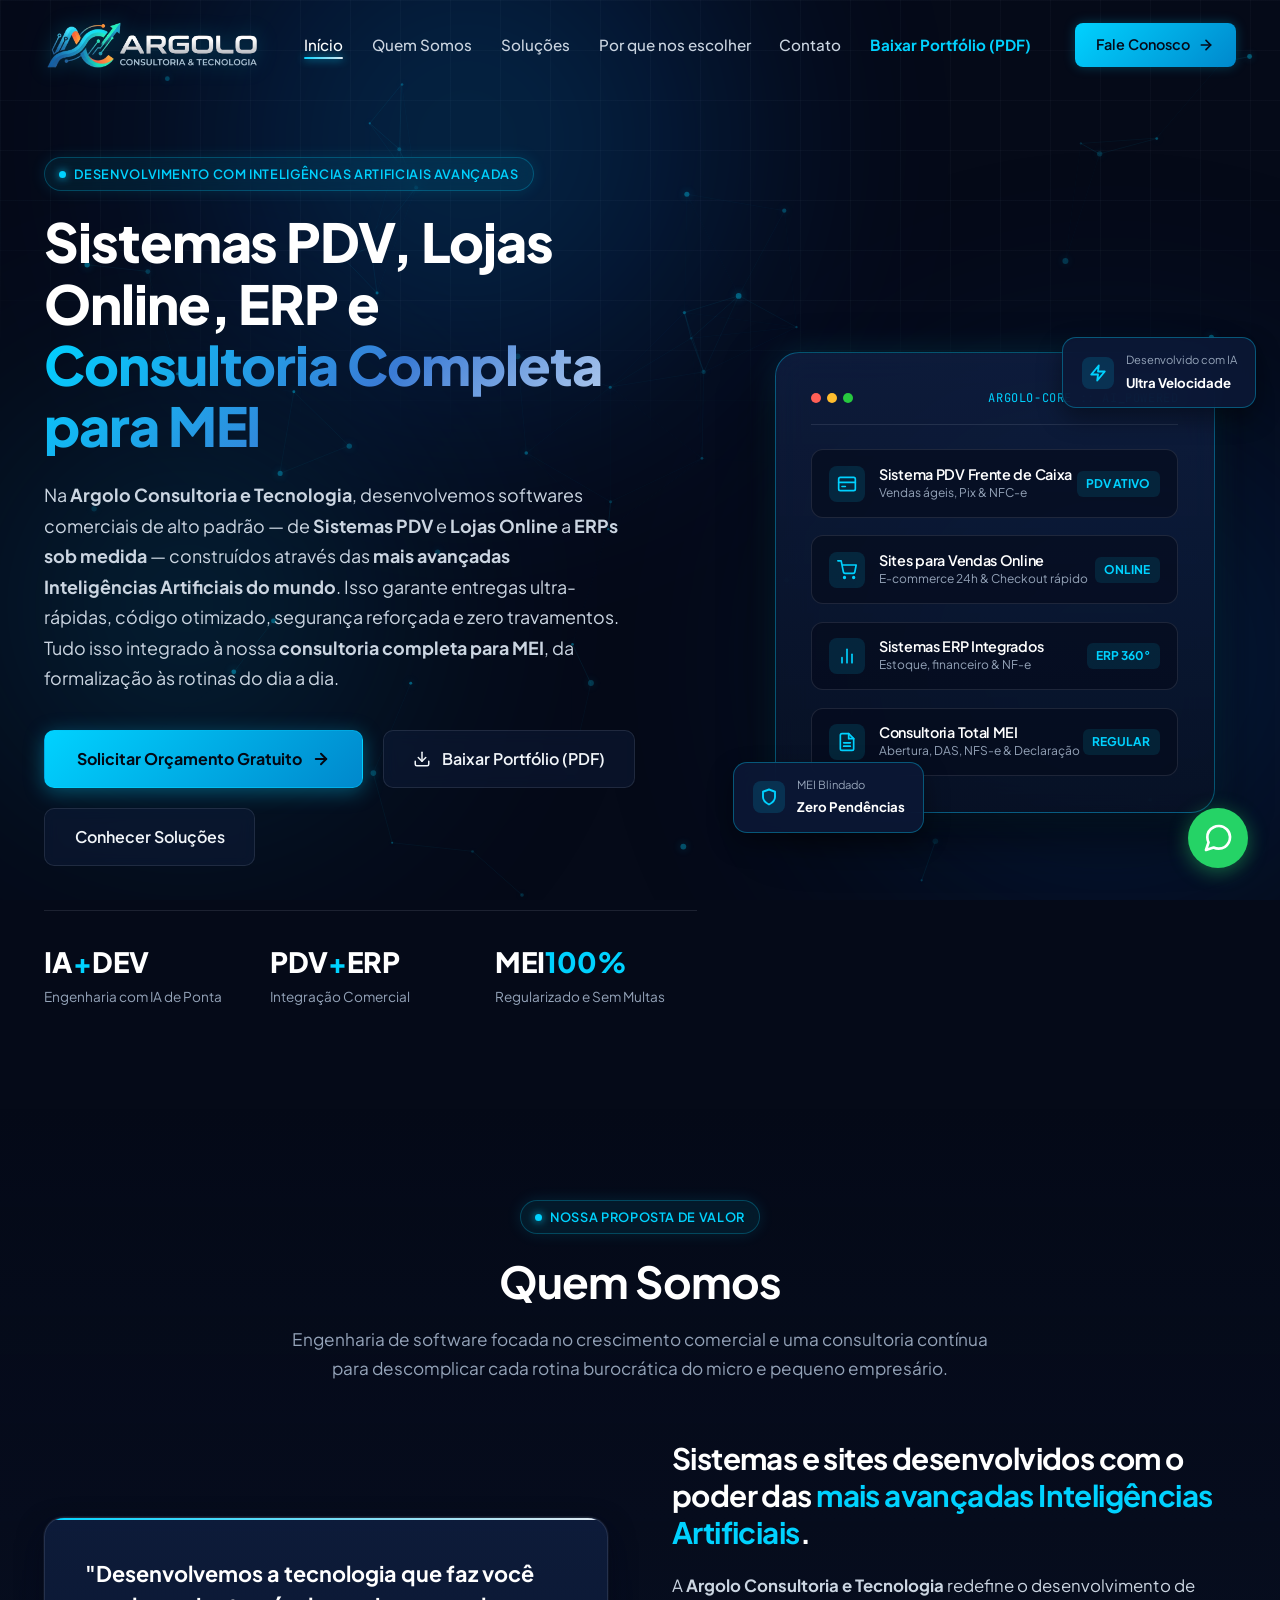
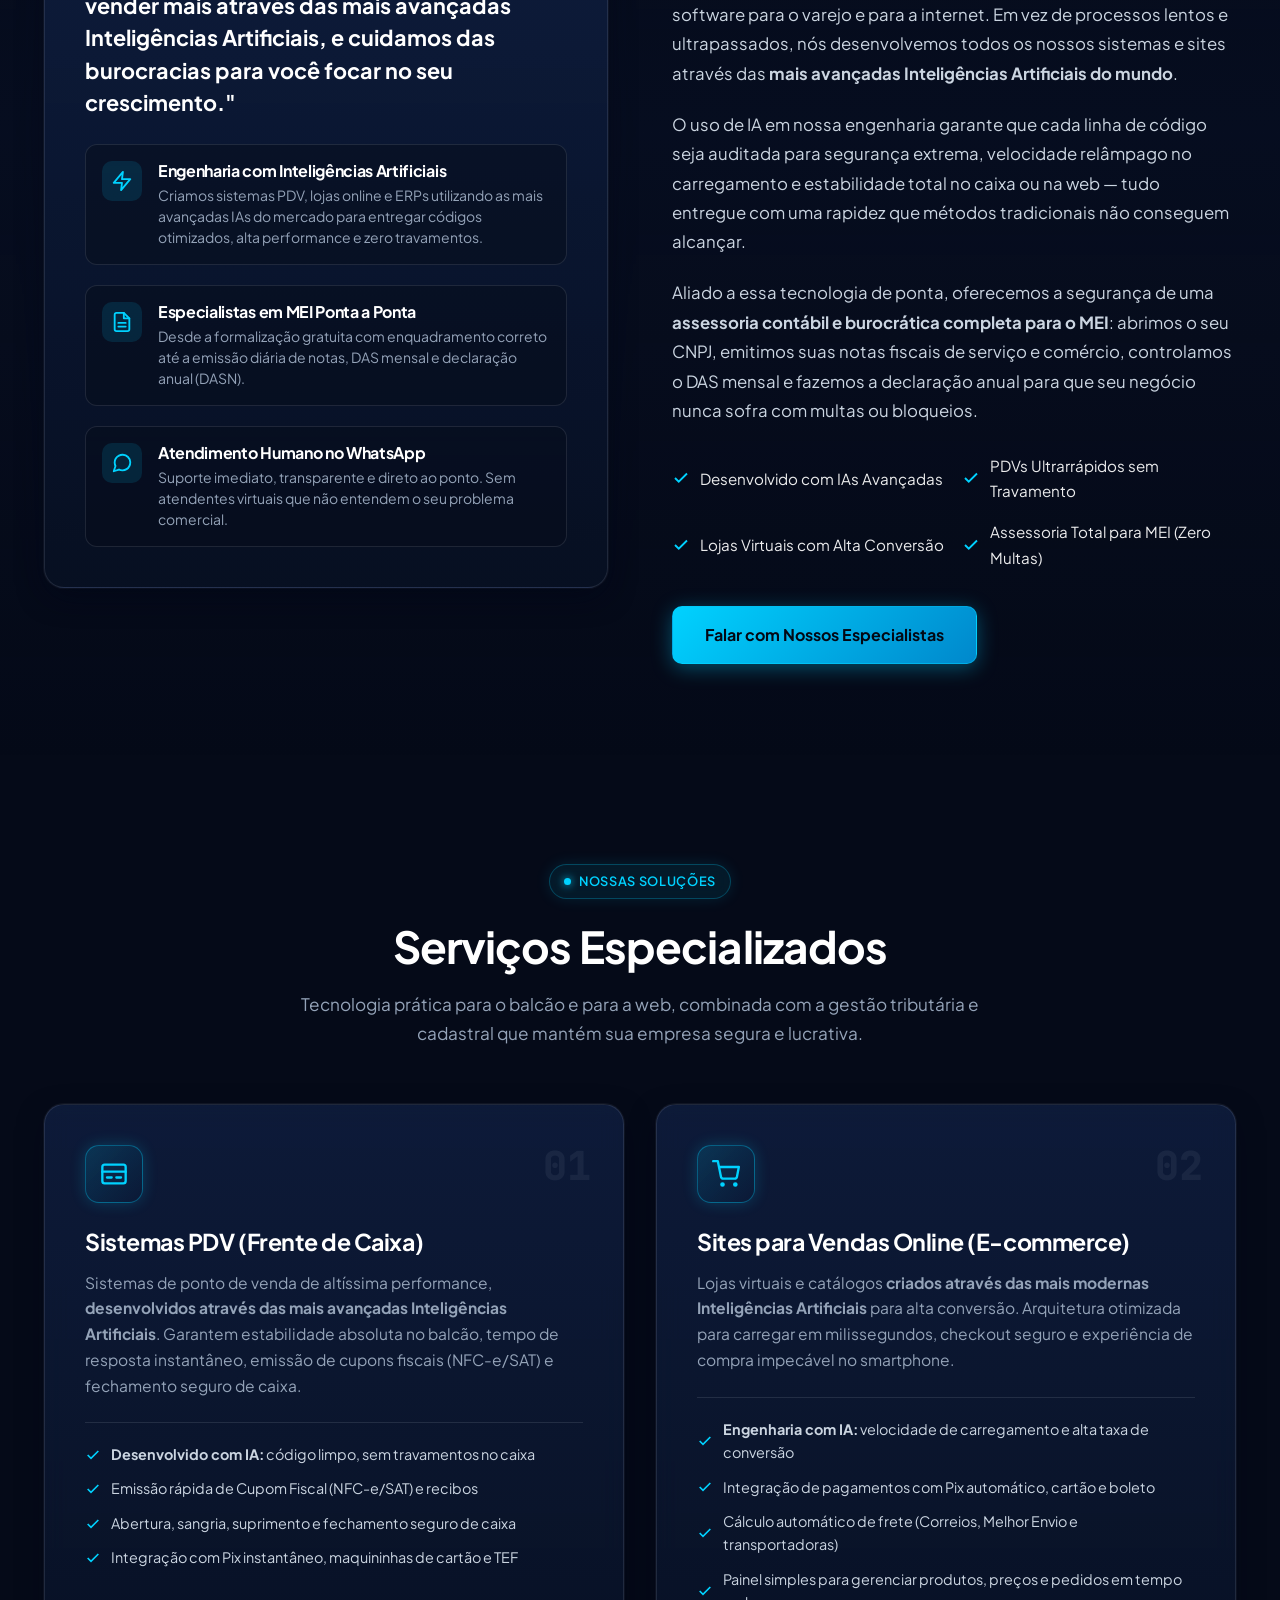
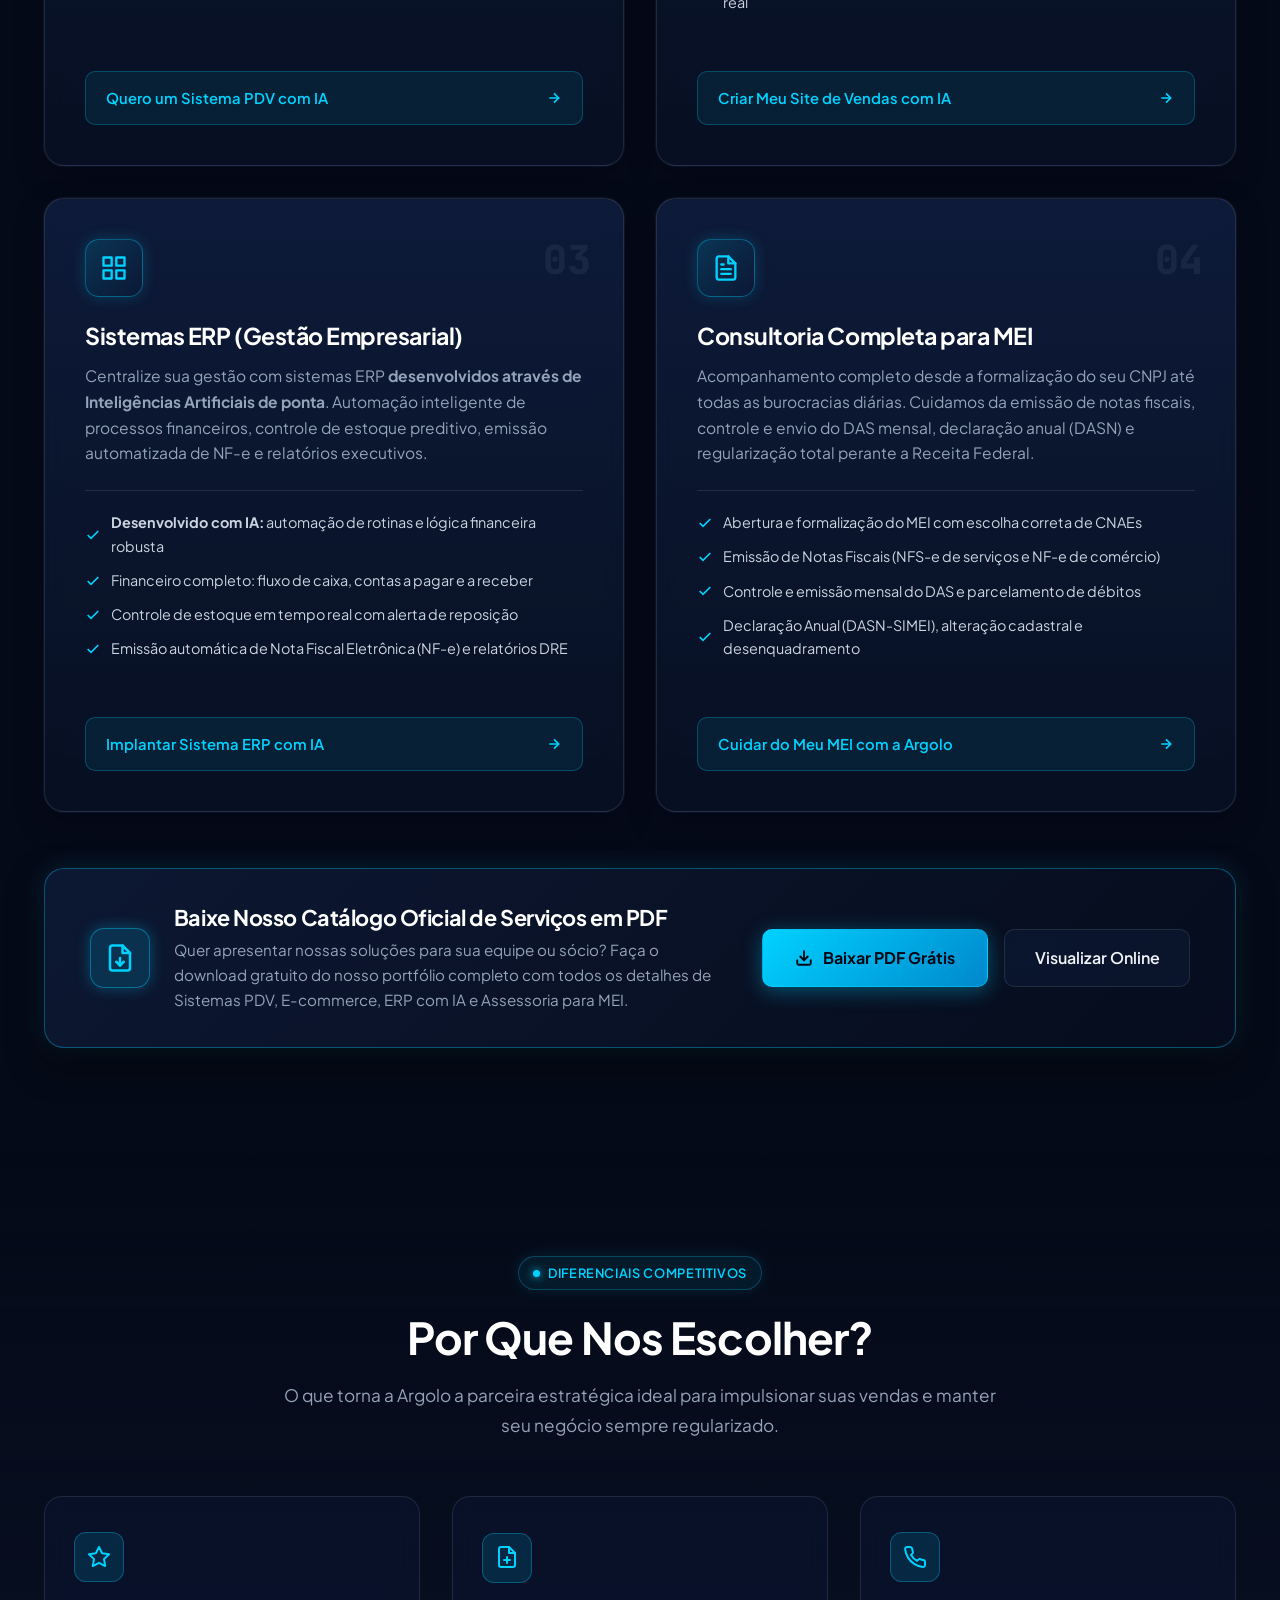
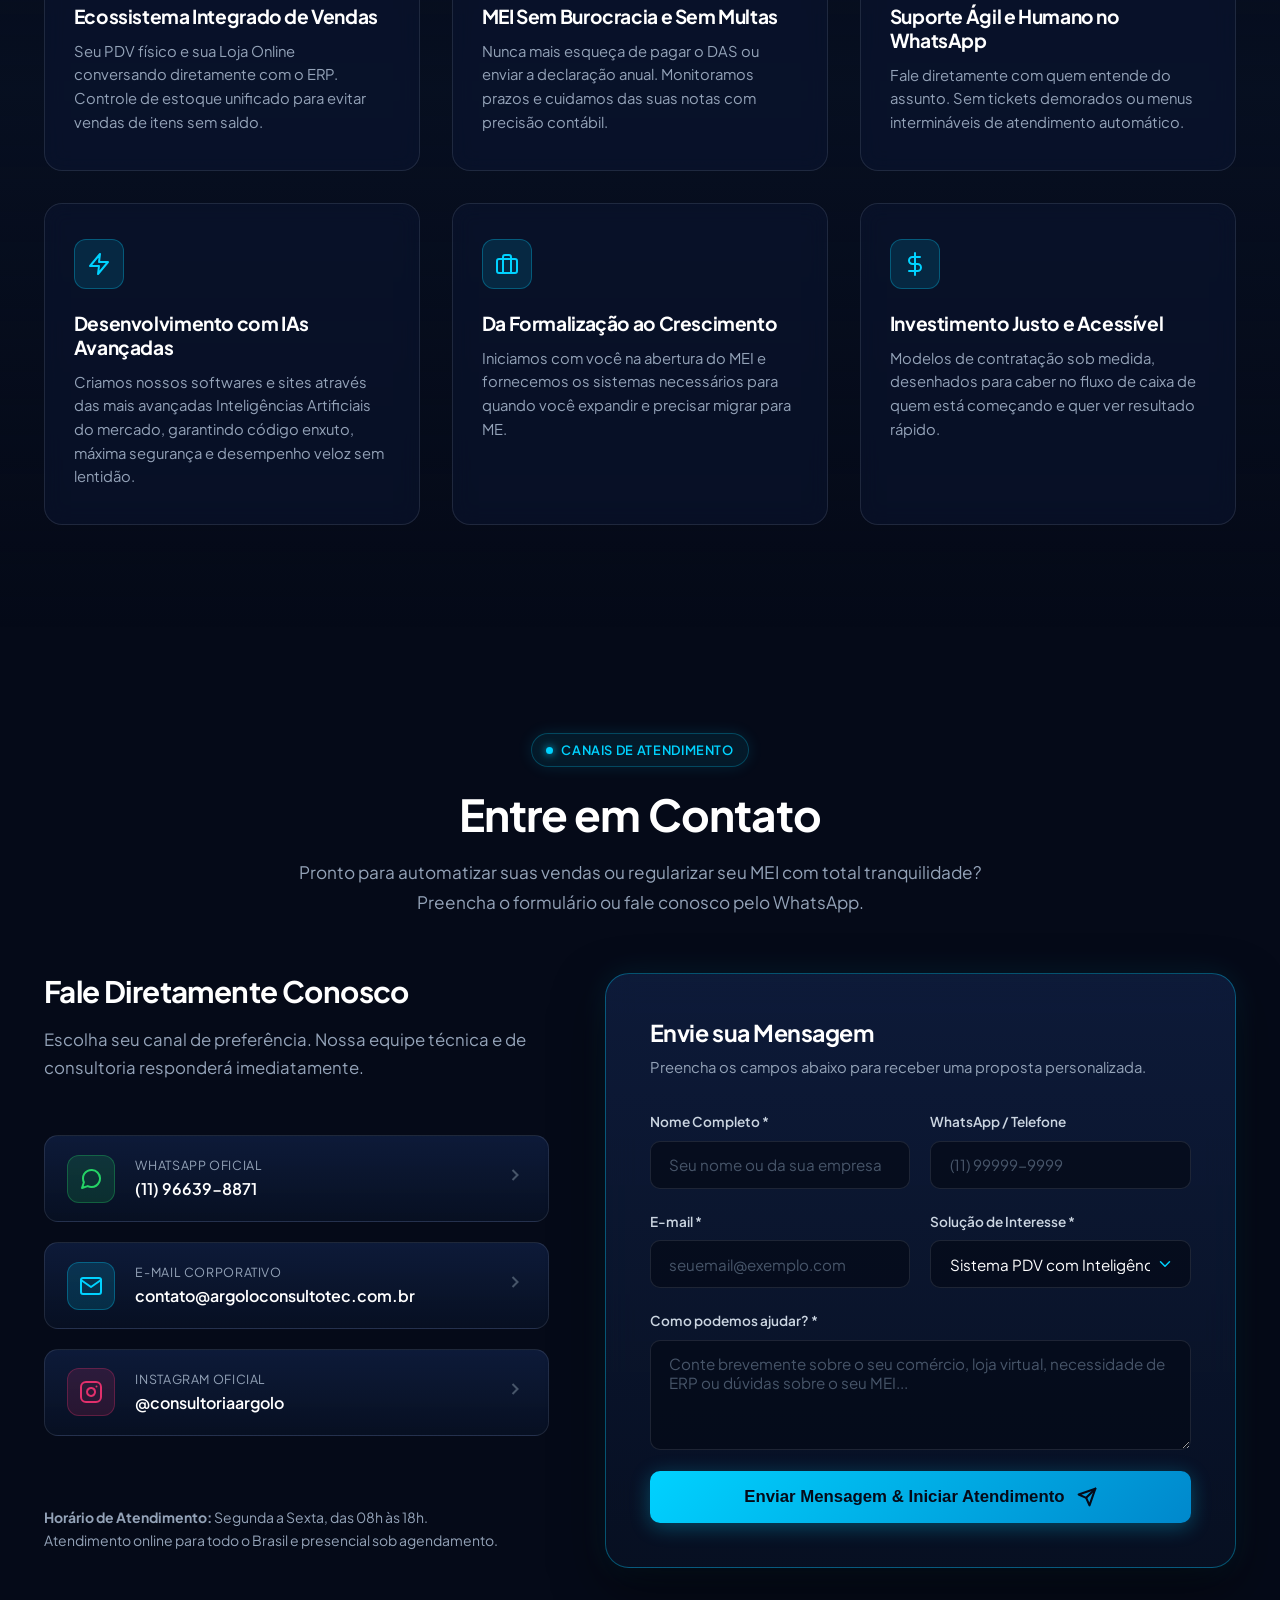
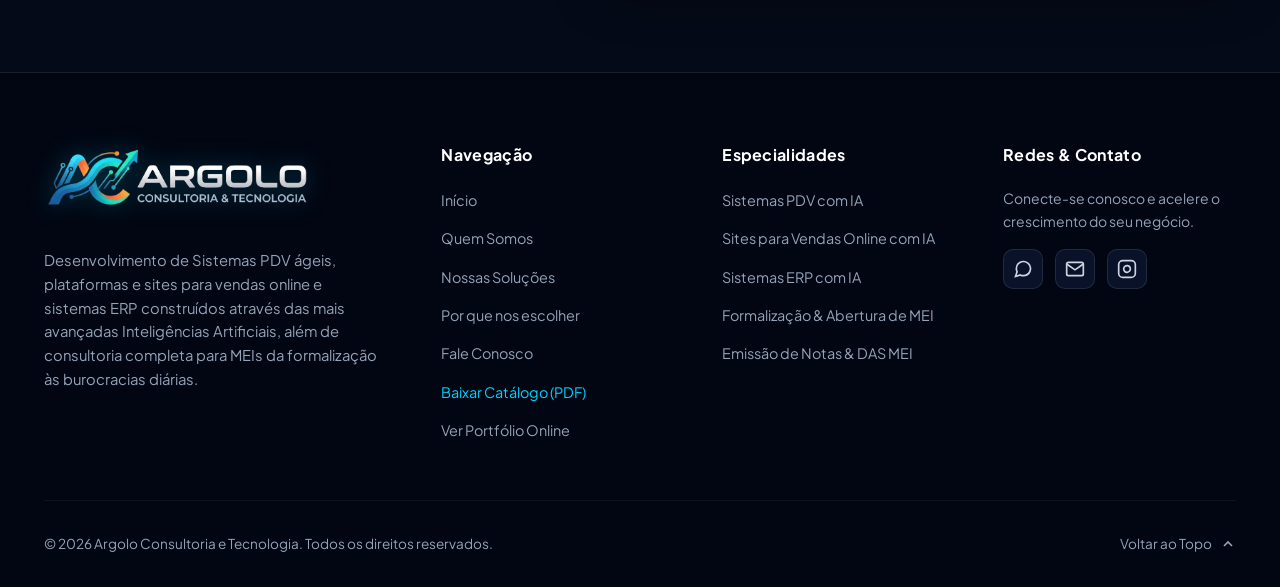
<file: index.html>
<!DOCTYPE html>
<html lang="pt-BR">
<head>
  <meta charset="UTF-8" />
  <meta name="viewport" content="width=device-width, initial-scale=1.0" />
  <meta http-equiv="X-UA-Compatible" content="ie=edge" />

  <!-- Primary Meta Tags -->
  <title>Argolo Consultoria e Tecnologia | Sistemas PDV, Vendas Online, ERP com IA & Assessoria MEI</title>
  <meta name="title" content="Argolo Consultoria e Tecnologia | Sistemas PDV, Vendas Online, ERP com IA & Assessoria MEI" />
  <meta name="description" content="Desenvolvimento de Sistemas PDV, Sites para Vendas Online e ERPs através das mais avançadas Inteligências Artificiais. Mais velocidade, segurança e Consultoria Completa para MEI." />
  <meta name="keywords" content="Desenvolvimento com Inteligência Artificial, Sistemas com IA, Sistema PDV, Frente de Caixa, Sites Vendas Online, Criar Loja Virtual, Sistema ERP, Consultoria MEI, Abrir MEI, Emissão de Notas MEI, Guia DAS MEI, Argolo Tecnologia" />
  <meta name="author" content="Argolo Consultoria e Tecnologia" />
  <meta name="robots" content="index, follow" />

  <!-- Open Graph / Facebook / WhatsApp -->
  <meta property="og:type" content="website" />
  <meta property="og:url" content="https://argoloconsultoria.com.br/" />
  <meta property="og:title" content="Argolo Consultoria e Tecnologia | Sistemas PDV, Vendas Online, ERP & Assessoria MEI" />
  <meta property="og:description" content="Sistemas PDV de alta performance, e-commerce para vendas online, ERP sob medida e gestão completa para MEI desde a abertura à rotina fiscal." />
  <meta property="og:image" content="https://images.unsplash.com/photo-1556742049-0a67c5574f73?auto=format&fit=crop&w=1200&q=80" />

  <!-- Google Fonts -->
  <link rel="preconnect" href="https://fonts.googleapis.com" />
  <link rel="preconnect" href="https://fonts.gstatic.com" crossorigin />
  <link href="https://fonts.googleapis.com/css2?family=Plus+Jakarta+Sans:wght@300;400;500;600;700;800&family=JetBrains+Mono:wght@400;600&display=swap" rel="stylesheet" />

  <!-- Favicon -->
  <link rel="icon" type="image/jpeg" href="img/logo.jpg" />

  <!-- Stylesheet -->
  <link rel="stylesheet" href="css/style.css" />
</head>
<body>

  <!-- Ambient Dynamic Lighting & Interactive Tech Grid -->
  <div class="ambient-bg" aria-hidden="true">
    <div class="ambient-grid"></div>
    <div class="glow-orb glow-orb-1"></div>
    <div class="glow-orb glow-orb-2"></div>
    <div class="glow-orb glow-orb-3"></div>
  </div>

  <!-- Interactive Particles Canvas -->
  <canvas id="tech-canvas" aria-hidden="true"></canvas>

  <!-- ==========================================================================
       Header & Navigation Bar
       ========================================================================== -->
  <header class="site-header" id="header">
    <div class="container nav-container">
      <!-- Brand Logo -->
      <a href="#inicio" class="logo" aria-label="Argolo Consultoria e Tecnologia - Página Inicial">
        <img src="img/logo_transparent.png" alt="Argolo Consultoria e Tecnologia" class="site-header-logo" />
      </a>

      <!-- Desktop & Mobile Navigation Links -->
      <nav aria-label="Navegação Principal">
        <ul class="nav-menu">
          <li><a href="#inicio" class="nav-link active">Início</a></li>
          <li><a href="#quem-somos" class="nav-link">Quem Somos</a></li>
          <li><a href="#servicos" class="nav-link">Soluções</a></li>
          <li><a href="#diferenciais" class="nav-link">Por que nos escolher</a></li>
          <li><a href="#contato" class="nav-link">Contato</a></li>
          <li><a href="downloads/Portfolio_Servicos_Argolo.pdf" download="Portfolio_Servicos_Argolo.pdf" class="nav-link" style="color: var(--cyan-primary); font-weight: 700;">Baixar Portfólio (PDF)</a></li>
        </ul>
      </nav>

      <!-- CTA Button in Header -->
      <a href="#contato" class="nav-cta-btn">
        <span>Fale Conosco</span>
        <svg width="16" height="16" viewBox="0 0 24 24" fill="none" stroke="currentColor" stroke-width="2.5" stroke-linecap="round" stroke-linejoin="round">
          <line x1="5" y1="12" x2="19" y2="12"></line>
          <polyline points="12 5 19 12 12 19"></polyline>
        </svg>
      </a>

      <!-- Mobile Hamburger Button -->
      <button class="mobile-toggle" aria-label="Abrir Menu de Navegação" aria-expanded="false">
        <span></span>
        <span></span>
        <span></span>
      </button>
    </div>
  </header>

  <!-- ==========================================================================
       Hero Section
       ========================================================================== -->
  <section class="hero-section" id="inicio">
    <div class="container hero-grid">
      <div class="hero-content reveal">
        <div class="badge">
          <span class="badge-dot"></span>
          <span>Desenvolvimento com Inteligências Artificiais Avançadas</span>
        </div>

        <h1 class="hero-title">
          Sistemas PDV, Lojas Online, ERP e <span class="gradient-text">Consultoria Completa para MEI</span>
        </h1>

        <p class="hero-subtitle">
          Na <strong>Argolo Consultoria e Tecnologia</strong>, desenvolvemos softwares comerciais de alto padrão — de <strong>Sistemas PDV</strong> e <strong>Lojas Online</strong> a <strong>ERPs sob medida</strong> — construídos através das <strong>mais avançadas Inteligências Artificiais do mundo</strong>. Isso garante entregas ultra-rápidas, código otimizado, segurança reforçada e zero travamentos. Tudo isso integrado à nossa <strong>consultoria completa para MEI</strong>, da formalização às rotinas do dia a dia.
        </p>

        <div class="hero-actions">
          <a href="#contato" class="btn-primary">
            <span>Solicitar Orçamento Gratuito</span>
            <svg width="18" height="18" viewBox="0 0 24 24" fill="none" stroke="currentColor" stroke-width="2.5" stroke-linecap="round" stroke-linejoin="round">
              <line x1="5" y1="12" x2="19" y2="12"></line>
              <polyline points="12 5 19 12 12 19"></polyline>
            </svg>
          </a>

          <a href="downloads/Portfolio_Servicos_Argolo.pdf" download="Portfolio_Servicos_Argolo.pdf" class="btn-secondary" title="Baixar catálogo oficial em PDF">
            <svg width="18" height="18" viewBox="0 0 24 24" fill="none" stroke="currentColor" stroke-width="2" stroke-linecap="round" stroke-linejoin="round">
              <path d="M21 15v4a2 2 0 0 1-2 2H5a2 2 0 0 1-2-2v-4"></path>
              <polyline points="7 10 12 15 17 10"></polyline>
              <line x1="12" y1="15" x2="12" y2="3"></line>
            </svg>
            <span>Baixar Portfólio (PDF)</span>
          </a>

          <a href="#servicos" class="btn-secondary">
            <span>Conhecer Soluções</span>
          </a>
        </div>

        <!-- Trust Stats -->
        <div class="hero-stats">
          <div class="stat-item">
            <div class="stat-number">IA<span>+</span>DEV</div>
            <div class="stat-label">Engenharia com IA de Ponta</div>
          </div>
          <div class="stat-item">
            <div class="stat-number">PDV<span>+</span>ERP</div>
            <div class="stat-label">Integração Comercial</div>
          </div>
          <div class="stat-item">
            <div class="stat-number">MEI<span>100%</span></div>
            <div class="stat-label">Regularizado e Sem Multas</div>
          </div>
        </div>
      </div>

      <!-- Hero Visual 3D Tech Hologram Card -->
      <div class="hero-visual reveal reveal-delay-2">
        <div class="tech-card-showcase">
          <div class="showcase-header">
            <div class="window-dots">
              <span class="dot-red"></span>
              <span class="dot-yellow"></span>
              <span class="dot-green"></span>
            </div>
            <span class="terminal-title">argolo-core :: AI_POWERED</span>
          </div>

          <div class="showcase-body">
            <!-- Metric 1: PDV -->
            <div class="tech-metric-pill">
              <div class="metric-left">
                <div class="metric-icon">
                  <svg width="20" height="20" viewBox="0 0 24 24" fill="none" stroke="currentColor" stroke-width="2" stroke-linecap="round" stroke-linejoin="round">
                    <rect x="2" y="4" width="20" height="16" rx="2"></rect>
                    <line x1="2" y1="10" x2="22" y2="10"></line>
                    <line x1="6" y1="15" x2="10" y2="15"></line>
                  </svg>
                </div>
                <div class="metric-text">
                  <h4>Sistema PDV Frente de Caixa</h4>
                  <p>Vendas ágeis, Pix & NFC-e</p>
                </div>
              </div>
              <span class="metric-tag">PDV ATIVO</span>
            </div>

            <!-- Metric 2: Vendas Online -->
            <div class="tech-metric-pill">
              <div class="metric-left">
                <div class="metric-icon">
                  <svg width="20" height="20" viewBox="0 0 24 24" fill="none" stroke="currentColor" stroke-width="2" stroke-linecap="round" stroke-linejoin="round">
                    <circle cx="9" cy="21" r="1"></circle>
                    <circle cx="20" cy="21" r="1"></circle>
                    <path d="M1 1h4l2.68 13.39a2 2 0 0 0 2 1.61h9.72a2 2 0 0 0 2-1.61L23 6H6"></path>
                  </svg>
                </div>
                <div class="metric-text">
                  <h4>Sites para Vendas Online</h4>
                  <p>E-commerce 24h & Checkout rápido</p>
                </div>
              </div>
              <span class="metric-tag">ONLINE</span>
            </div>

            <!-- Metric 3: ERP -->
            <div class="tech-metric-pill">
              <div class="metric-left">
                <div class="metric-icon">
                  <svg width="20" height="20" viewBox="0 0 24 24" fill="none" stroke="currentColor" stroke-width="2" stroke-linecap="round" stroke-linejoin="round">
                    <line x1="18" y1="20" x2="18" y2="10"></line>
                    <line x1="12" y1="20" x2="12" y2="4"></line>
                    <line x1="6" y1="20" x2="6" y2="14"></line>
                  </svg>
                </div>
                <div class="metric-text">
                  <h4>Sistemas ERP Integrados</h4>
                  <p>Estoque, financeiro & NF-e</p>
                </div>
              </div>
              <span class="metric-tag">ERP 360°</span>
            </div>

            <!-- Metric 4: MEI -->
            <div class="tech-metric-pill">
              <div class="metric-left">
                <div class="metric-icon">
                  <svg width="20" height="20" viewBox="0 0 24 24" fill="none" stroke="currentColor" stroke-width="2" stroke-linecap="round" stroke-linejoin="round">
                    <path d="M14 2H6a2 2 0 0 0-2 2v16a2 2 0 0 0 2 2h12a2 2 0 0 0 2-2V8z"></path>
                    <polyline points="14 2 14 8 20 8"></polyline>
                    <line x1="16" y1="13" x2="8" y2="13"></line>
                    <line x1="16" y1="17" x2="8" y2="17"></line>
                  </svg>
                </div>
                <div class="metric-text">
                  <h4>Consultoria Total MEI</h4>
                  <p>Abertura, DAS, NFS-e & Declaração</p>
                </div>
              </div>
              <span class="metric-tag">REGULAR</span>
            </div>
          </div>
        </div>

        <!-- Floating Badges -->
        <div class="floating-badge floating-badge-1">
          <div class="fb-icon">
            <svg width="18" height="18" viewBox="0 0 24 24" fill="none" stroke="currentColor" stroke-width="2.5" stroke-linecap="round" stroke-linejoin="round">
              <polygon points="13 2 3 14 12 14 11 22 21 10 12 10 13 2"></polygon>
            </svg>
          </div>
          <div class="fb-content">
            <p>Desenvolvido com IA</p>
            <strong>Ultra Velocidade</strong>
          </div>
        </div>

        <div class="floating-badge floating-badge-2">
          <div class="fb-icon">
            <svg width="18" height="18" viewBox="0 0 24 24" fill="none" stroke="currentColor" stroke-width="2.5" stroke-linecap="round" stroke-linejoin="round">
              <path d="M12 22s8-4 8-10V5l-8-3-8 3v7c0 6 8 10 8 10z"></path>
            </svg>
          </div>
          <div class="fb-content">
            <p>MEI Blindado</p>
            <strong>Zero Pendências</strong>
          </div>
        </div>
      </div>
    </div>
  </section>

  <!-- ==========================================================================
       Section: Quem Somos
       ========================================================================== -->
  <section class="about-section" id="quem-somos">
    <div class="container">
      <div class="section-header reveal">
        <div class="badge">
          <span class="badge-dot"></span>
          <span>Nossa Proposta de Valor</span>
        </div>
        <h2 class="section-title">Quem Somos</h2>
        <p class="section-desc">
          Engenharia de software focada no crescimento comercial e uma consultoria contínua para descomplicar cada rotina burocrática do micro e pequeno empresário.
        </p>
      </div>

      <div class="about-grid">
        <div class="about-visual reveal">
          <div class="about-card-main">
            <p class="about-quote">
              "Desenvolvemos a tecnologia que faz você vender mais através das mais avançadas Inteligências Artificiais, e cuidamos das burocracias para você focar no seu crescimento."
            </p>
            <div class="about-pillars">
              <div class="pillar-item">
                <div class="pillar-icon">
                  <svg width="22" height="22" viewBox="0 0 24 24" fill="none" stroke="currentColor" stroke-width="2" stroke-linecap="round" stroke-linejoin="round">
                    <polygon points="13 2 3 14 12 14 11 22 21 10 12 10 13 2"></polygon>
                  </svg>
                </div>
                <div class="pillar-content">
                  <h4>Engenharia com Inteligências Artificiais</h4>
                  <p>Criamos sistemas PDV, lojas online e ERPs utilizando as mais avançadas IAs do mercado para entregar códigos otimizados, alta performance e zero travamentos.</p>
                </div>
              </div>

              <div class="pillar-item">
                <div class="pillar-icon">
                  <svg width="22" height="22" viewBox="0 0 24 24" fill="none" stroke="currentColor" stroke-width="2" stroke-linecap="round" stroke-linejoin="round">
                    <path d="M14 2H6a2 2 0 0 0-2 2v16a2 2 0 0 0 2 2h12a2 2 0 0 0 2-2V8z"></path>
                    <polyline points="14 2 14 8 20 8"></polyline>
                    <line x1="16" y1="13" x2="8" y2="13"></line>
                    <line x1="16" y1="17" x2="8" y2="17"></line>
                  </svg>
                </div>
                <div class="pillar-content">
                  <h4>Especialistas em MEI Ponta a Ponta</h4>
                  <p>Desde a formalização gratuita com enquadramento correto até a emissão diária de notas, DAS mensal e declaração anual (DASN).</p>
                </div>
              </div>

              <div class="pillar-item">
                <div class="pillar-icon">
                  <svg width="22" height="22" viewBox="0 0 24 24" fill="none" stroke="currentColor" stroke-width="2" stroke-linecap="round" stroke-linejoin="round">
                    <path d="M21 11.5a8.38 8.38 0 0 1-.9 3.8 8.5 8.5 0 0 1-7.6 4.7 8.38 8.38 0 0 1-3.8-.9L3 21l1.9-5.7a8.38 8.38 0 0 1-.9-3.8 8.5 8.5 0 0 1 4.7-7.6 8.38 8.38 0 0 1 3.8-.9h.5a8.48 8.48 0 0 1 8 8v.5z"></path>
                  </svg>
                </div>
                <div class="pillar-content">
                  <h4>Atendimento Humano no WhatsApp</h4>
                  <p>Suporte imediato, transparente e direto ao ponto. Sem atendentes virtuais que não entendem o seu problema comercial.</p>
                </div>
              </div>
            </div>
          </div>
        </div>

        <div class="about-text reveal reveal-delay-2">
          <h3 style="font-size: 1.85rem; margin-bottom: 1.25rem;">
            Sistemas e sites desenvolvidos com o poder das <span class="cyan-text">mais avançadas Inteligências Artificiais</span>.
          </h3>
          <p>
            A <strong>Argolo Consultoria e Tecnologia</strong> redefine o desenvolvimento de software para o varejo e para a internet. Em vez de processos lentos e ultrapassados, nós desenvolvemos todos os nossos sistemas e sites através das <strong>mais avançadas Inteligências Artificiais do mundo</strong>.
          </p>
          <p>
            O uso de IA em nossa engenharia garante que cada linha de código seja auditada para segurança extrema, velocidade relâmpago no carregamento e estabilidade total no caixa ou na web — tudo entregue com uma rapidez que métodos tradicionais não conseguem alcançar.
          </p>
          <p>
            Aliado a essa tecnologia de ponta, oferecemos a segurança de uma <strong>assessoria contábil e burocrática completa para o MEI</strong>: abrimos o seu CNPJ, emitimos suas notas fiscais de serviço e comércio, controlamos o DAS mensal e fazemos a declaração anual para que seu negócio nunca sofra com multas ou bloqueios.
          </p>

          <ul class="about-features-list">
            <li>
              <svg width="18" height="18" viewBox="0 0 24 24" fill="none" stroke="currentColor" stroke-width="2.5">
                <polyline points="20 6 9 17 4 12"></polyline>
              </svg>
              <span>Desenvolvido com IAs Avançadas</span>
            </li>
            <li>
              <svg width="18" height="18" viewBox="0 0 24 24" fill="none" stroke="currentColor" stroke-width="2.5">
                <polyline points="20 6 9 17 4 12"></polyline>
              </svg>
              <span>PDVs Ultrarrápidos sem Travamento</span>
            </li>
            <li>
              <svg width="18" height="18" viewBox="0 0 24 24" fill="none" stroke="currentColor" stroke-width="2.5">
                <polyline points="20 6 9 17 4 12"></polyline>
              </svg>
              <span>Lojas Virtuais com Alta Conversão</span>
            </li>
            <li>
              <svg width="18" height="18" viewBox="0 0 24 24" fill="none" stroke="currentColor" stroke-width="2.5">
                <polyline points="20 6 9 17 4 12"></polyline>
              </svg>
              <span>Assessoria Total para MEI (Zero Multas)</span>
            </li>
          </ul>

          <a href="#contato" class="btn-primary" style="display: inline-flex;">
            <span>Falar com Nossos Especialistas</span>
          </a>
        </div>
      </div>
    </div>
  </section>

  <!-- ==========================================================================
       Section: Nossas Soluções (4 Cards Especializados)
       ========================================================================== -->
  <section class="services-section" id="servicos">
    <div class="container">
      <div class="section-header reveal">
        <div class="badge">
          <span class="badge-dot"></span>
          <span>Nossas Soluções</span>
        </div>
        <h2 class="section-title">Serviços Especializados</h2>
        <p class="section-desc">
          Tecnologia prática para o balcão e para a web, combinada com a gestão tributária e cadastral que mantém sua empresa segura e lucrativa.
        </p>
      </div>

      <div class="services-grid">
        <!-- Card 1: Desenvolvimento de Sistemas PDV -->
        <div class="service-card reveal reveal-delay-1">
          <div class="service-card-number">01</div>
          <div class="service-top">
            <div class="service-icon-box">
              <svg width="28" height="28" viewBox="0 0 24 24" fill="none" stroke="currentColor" stroke-width="2" stroke-linecap="round" stroke-linejoin="round">
                <rect x="2" y="4" width="20" height="16" rx="2"></rect>
                <line x1="2" y1="10" x2="22" y2="10"></line>
                <line x1="6" y1="15" x2="10" y2="15"></line>
                <line x1="14" y1="15" x2="18" y2="15"></line>
              </svg>
            </div>
            <h3>Sistemas PDV (Frente de Caixa)</h3>
            <p class="service-summary">
              Sistemas de ponto de venda de altíssima performance, <strong>desenvolvidos através das mais avançadas Inteligências Artificiais</strong>. Garantem estabilidade absoluta no balcão, tempo de resposta instantâneo, emissão de cupons fiscais (NFC-e/SAT) e fechamento seguro de caixa.
            </p>
            <ul class="service-bullets">
              <li>
                <svg width="16" height="16" viewBox="0 0 24 24" fill="none" stroke="currentColor" stroke-width="2.5"><polyline points="20 6 9 17 4 12"></polyline></svg>
                <span><strong>Desenvolvido com IA:</strong> código limpo, sem travamentos no caixa</span>
              </li>
              <li>
                <svg width="16" height="16" viewBox="0 0 24 24" fill="none" stroke="currentColor" stroke-width="2.5"><polyline points="20 6 9 17 4 12"></polyline></svg>
                <span>Emissão rápida de Cupom Fiscal (NFC-e/SAT) e recibos</span>
              </li>
              <li>
                <svg width="16" height="16" viewBox="0 0 24 24" fill="none" stroke="currentColor" stroke-width="2.5"><polyline points="20 6 9 17 4 12"></polyline></svg>
                <span>Abertura, sangria, suprimento e fechamento seguro de caixa</span>
              </li>
              <li>
                <svg width="16" height="16" viewBox="0 0 24 24" fill="none" stroke="currentColor" stroke-width="2.5"><polyline points="20 6 9 17 4 12"></polyline></svg>
                <span>Integração com Pix instantâneo, maquininhas de cartão e TEF</span>
              </li>
            </ul>
          </div>
          <a href="https://wa.me/5511966398871?text=Ol%C3%A1%2C%20tenho%20interesse%20no%20desenvolvimento%20de%20Sistema%20PDV%20com%20IA%20da%20Argolo." target="_blank" rel="noopener noreferrer" class="service-btn">
            <span>Quero um Sistema PDV com IA</span>
            <svg width="16" height="16" viewBox="0 0 24 24" fill="none" stroke="currentColor" stroke-width="2.5"><line x1="5" y1="12" x2="19" y2="12"></line><polyline points="12 5 19 12 12 19"></polyline></svg>
          </a>
        </div>

        <!-- Card 2: Sites para Vendas Online -->
        <div class="service-card reveal reveal-delay-2">
          <div class="service-card-number">02</div>
          <div class="service-top">
            <div class="service-icon-box">
              <svg width="28" height="28" viewBox="0 0 24 24" fill="none" stroke="currentColor" stroke-width="2" stroke-linecap="round" stroke-linejoin="round">
                <circle cx="9" cy="21" r="1"></circle>
                <circle cx="20" cy="21" r="1"></circle>
                <path d="M1 1h4l2.68 13.39a2 2 0 0 0 2 1.61h9.72a2 2 0 0 0 2-1.61L23 6H6"></path>
              </svg>
            </div>
            <h3>Sites para Vendas Online (E-commerce)</h3>
            <p class="service-summary">
              Lojas virtuais e catálogos <strong>criados através das mais modernas Inteligências Artificiais</strong> para alta conversão. Arquitetura otimizada para carregar em milissegundos, checkout seguro e experiência de compra impecável no smartphone.
            </p>
            <ul class="service-bullets">
              <li>
                <svg width="16" height="16" viewBox="0 0 24 24" fill="none" stroke="currentColor" stroke-width="2.5"><polyline points="20 6 9 17 4 12"></polyline></svg>
                <span><strong>Engenharia com IA:</strong> velocidade de carregamento e alta taxa de conversão</span>
              </li>
              <li>
                <svg width="16" height="16" viewBox="0 0 24 24" fill="none" stroke="currentColor" stroke-width="2.5"><polyline points="20 6 9 17 4 12"></polyline></svg>
                <span>Integração de pagamentos com Pix automático, cartão e boleto</span>
              </li>
              <li>
                <svg width="16" height="16" viewBox="0 0 24 24" fill="none" stroke="currentColor" stroke-width="2.5"><polyline points="20 6 9 17 4 12"></polyline></svg>
                <span>Cálculo automático de frete (Correios, Melhor Envio e transportadoras)</span>
              </li>
              <li>
                <svg width="16" height="16" viewBox="0 0 24 24" fill="none" stroke="currentColor" stroke-width="2.5"><polyline points="20 6 9 17 4 12"></polyline></svg>
                <span>Painel simples para gerenciar produtos, preços e pedidos em tempo real</span>
              </li>
            </ul>
          </div>
          <a href="https://wa.me/5511966398871?text=Ol%C3%A1%2C%20gostaria%20de%20criar%20um%20Site%20para%20Vendas%20Online%20com%20IA%20com%20a%20Argolo." target="_blank" rel="noopener noreferrer" class="service-btn">
            <span>Criar Meu Site de Vendas com IA</span>
            <svg width="16" height="16" viewBox="0 0 24 24" fill="none" stroke="currentColor" stroke-width="2.5"><line x1="5" y1="12" x2="19" y2="12"></line><polyline points="12 5 19 12 12 19"></polyline></svg>
          </a>
        </div>

        <!-- Card 3: Sistemas ERP -->
        <div class="service-card reveal reveal-delay-3">
          <div class="service-card-number">03</div>
          <div class="service-top">
            <div class="service-icon-box">
              <svg width="28" height="28" viewBox="0 0 24 24" fill="none" stroke="currentColor" stroke-width="2" stroke-linecap="round" stroke-linejoin="round">
                <rect x="3" y="3" width="7" height="7"></rect>
                <rect x="14" y="3" width="7" height="7"></rect>
                <rect x="14" y="14" width="7" height="7"></rect>
                <rect x="3" y="14" width="7" height="7"></rect>
              </svg>
            </div>
            <h3>Sistemas ERP (Gestão Empresarial)</h3>
            <p class="service-summary">
              Centralize sua gestão com sistemas ERP <strong>desenvolvidos através de Inteligências Artificiais de ponta</strong>. Automação inteligente de processos financeiros, controle de estoque preditivo, emissão automatizada de NF-e e relatórios executivos.
            </p>
            <ul class="service-bullets">
              <li>
                <svg width="16" height="16" viewBox="0 0 24 24" fill="none" stroke="currentColor" stroke-width="2.5"><polyline points="20 6 9 17 4 12"></polyline></svg>
                <span><strong>Desenvolvido com IA:</strong> automação de rotinas e lógica financeira robusta</span>
              </li>
              <li>
                <svg width="16" height="16" viewBox="0 0 24 24" fill="none" stroke="currentColor" stroke-width="2.5"><polyline points="20 6 9 17 4 12"></polyline></svg>
                <span>Financeiro completo: fluxo de caixa, contas a pagar e a receber</span>
              </li>
              <li>
                <svg width="16" height="16" viewBox="0 0 24 24" fill="none" stroke="currentColor" stroke-width="2.5"><polyline points="20 6 9 17 4 12"></polyline></svg>
                <span>Controle de estoque em tempo real com alerta de reposição</span>
              </li>
              <li>
                <svg width="16" height="16" viewBox="0 0 24 24" fill="none" stroke="currentColor" stroke-width="2.5"><polyline points="20 6 9 17 4 12"></polyline></svg>
                <span>Emissão automática de Nota Fiscal Eletrônica (NF-e) e relatórios DRE</span>
              </li>
            </ul>
          </div>
          <a href="https://wa.me/5511966398871?text=Ol%C3%A1%2C%20tenho%20interesse%20em%20implantar%20um%20Sistema%20ERP%20com%20IA%20com%20a%20Argolo." target="_blank" rel="noopener noreferrer" class="service-btn">
            <span>Implantar Sistema ERP com IA</span>
            <svg width="16" height="16" viewBox="0 0 24 24" fill="none" stroke="currentColor" stroke-width="2.5"><line x1="5" y1="12" x2="19" y2="12"></line><polyline points="12 5 19 12 12 19"></polyline></svg>
          </a>
        </div>

        <!-- Card 4: Consultoria Completa para MEI -->
        <div class="service-card reveal reveal-delay-4">
          <div class="service-card-number">04</div>
          <div class="service-top">
            <div class="service-icon-box">
              <svg width="28" height="28" viewBox="0 0 24 24" fill="none" stroke="currentColor" stroke-width="2" stroke-linecap="round" stroke-linejoin="round">
                <path d="M14 2H6a2 2 0 0 0-2 2v16a2 2 0 0 0 2 2h12a2 2 0 0 0 2-2V8z"></path>
                <polyline points="14 2 14 8 20 8"></polyline>
                <line x1="16" y1="13" x2="8" y2="13"></line>
                <line x1="16" y1="17" x2="8" y2="17"></line>
                <polyline points="10 9 9 9 8 9"></polyline>
              </svg>
            </div>
            <h3>Consultoria Completa para MEI</h3>
            <p class="service-summary">
              Acompanhamento completo desde a formalização do seu CNPJ até todas as burocracias diárias. Cuidamos da emissão de notas fiscais, controle e envio do DAS mensal, declaração anual (DASN) e regularização total perante a Receita Federal.
            </p>
            <ul class="service-bullets">
              <li>
                <svg width="16" height="16" viewBox="0 0 24 24" fill="none" stroke="currentColor" stroke-width="2.5"><polyline points="20 6 9 17 4 12"></polyline></svg>
                <span>Abertura e formalização do MEI com escolha correta de CNAEs</span>
              </li>
              <li>
                <svg width="16" height="16" viewBox="0 0 24 24" fill="none" stroke="currentColor" stroke-width="2.5"><polyline points="20 6 9 17 4 12"></polyline></svg>
                <span>Emissão de Notas Fiscais (NFS-e de serviços e NF-e de comércio)</span>
              </li>
              <li>
                <svg width="16" height="16" viewBox="0 0 24 24" fill="none" stroke="currentColor" stroke-width="2.5"><polyline points="20 6 9 17 4 12"></polyline></svg>
                <span>Controle e emissão mensal do DAS e parcelamento de débitos</span>
              </li>
              <li>
                <svg width="16" height="16" viewBox="0 0 24 24" fill="none" stroke="currentColor" stroke-width="2.5"><polyline points="20 6 9 17 4 12"></polyline></svg>
                <span>Declaração Anual (DASN-SIMEI), alteração cadastral e desenquadramento</span>
              </li>
            </ul>
          </div>
          <a href="https://wa.me/5511966398871?text=Ol%C3%A1%2C%20preciso%20de%20Consultoria%20Completa%20para%20MEI%20(Formaliza%C3%A7%C3%A3o%20e%20Burocracias%20Di%C3%A1rias)." target="_blank" rel="noopener noreferrer" class="service-btn">
            <span>Cuidar do Meu MEI com a Argolo</span>
            <svg width="16" height="16" viewBox="0 0 24 24" fill="none" stroke="currentColor" stroke-width="2.5"><line x1="5" y1="12" x2="19" y2="12"></line><polyline points="12 5 19 12 12 19"></polyline></svg>
          </a>
        </div>
      </div>

      <!-- Portfolio Download Callout Box -->
      <div class="portfolio-download-box reveal">
        <div class="pdb-left">
          <div class="pdb-icon">
            <svg width="30" height="30" viewBox="0 0 24 24" fill="none" stroke="currentColor" stroke-width="2" stroke-linecap="round" stroke-linejoin="round">
              <path d="M14 2H6a2 2 0 0 0-2 2v16a2 2 0 0 0 2 2h12a2 2 0 0 0 2-2V8z"></path>
              <polyline points="14 2 14 8 20 8"></polyline>
              <line x1="12" y1="18" x2="12" y2="12"></line>
              <polyline points="9 15 12 18 15 15"></polyline>
            </svg>
          </div>
          <div class="pdb-text">
            <h3>Baixe Nosso Catálogo Oficial de Serviços em PDF</h3>
            <p>
              Quer apresentar nossas soluções para sua equipe ou sócio? Faça o download gratuito do nosso portfólio completo com todos os detalhes de Sistemas PDV, E-commerce, ERP com IA e Assessoria para MEI.
            </p>
          </div>
        </div>

        <div class="pdb-actions">
          <a href="downloads/Portfolio_Servicos_Argolo.pdf" download="Portfolio_Servicos_Argolo.pdf" class="btn-primary">
            <svg width="18" height="18" viewBox="0 0 24 24" fill="none" stroke="currentColor" stroke-width="2.5" stroke-linecap="round" stroke-linejoin="round">
              <path d="M21 15v4a2 2 0 0 1-2 2H5a2 2 0 0 1-2-2v-4"></path>
              <polyline points="7 10 12 15 17 10"></polyline>
              <line x1="12" y1="15" x2="12" y2="3"></line>
            </svg>
            <span>Baixar PDF Grátis</span>
          </a>
          <a href="portfolio.html" target="_blank" class="btn-secondary">
            <span>Visualizar Online</span>
          </a>
        </div>
      </div>
    </div>
  </section>

  <!-- ==========================================================================
       Section: Por que nos escolher (Diferenciais)
       ========================================================================== -->
  <section class="why-us-section" id="diferenciais">
    <div class="container">
      <div class="section-header reveal">
        <div class="badge">
          <span class="badge-dot"></span>
          <span>Diferenciais Competitivos</span>
        </div>
        <h2 class="section-title">Por Que Nos Escolher?</h2>
        <p class="section-desc">
          O que torna a Argolo a parceira estratégica ideal para impulsionar suas vendas e manter seu negócio sempre regularizado.
        </p>
      </div>

      <div class="differentials-grid">
        <!-- Diff 1 -->
        <div class="diff-card reveal reveal-delay-1">
          <div class="diff-icon-circle">
            <svg width="24" height="24" viewBox="0 0 24 24" fill="none" stroke="currentColor" stroke-width="2" stroke-linecap="round" stroke-linejoin="round">
              <polygon points="12 2 15.09 8.26 22 9.27 17 14.14 18.18 21.02 12 17.77 5.82 21.02 7 14.14 2 9.27 8.91 8.26 12 2"></polygon>
            </svg>
          </div>
          <h4>Ecossistema Integrado de Vendas</h4>
          <p>
            Seu PDV físico e sua Loja Online conversando diretamente com o ERP. Controle de estoque unificado para evitar vendas de itens sem saldo.
          </p>
        </div>

        <!-- Diff 2 -->
        <div class="diff-card reveal reveal-delay-2">
          <div class="diff-icon-circle">
            <svg width="24" height="24" viewBox="0 0 24 24" fill="none" stroke="currentColor" stroke-width="2" stroke-linecap="round" stroke-linejoin="round">
              <path d="M14 2H6a2 2 0 0 0-2 2v16a2 2 0 0 0 2 2h12a2 2 0 0 0 2-2V8z"></path>
              <polyline points="14 2 14 8 20 8"></polyline>
              <line x1="12" y1="18" x2="12" y2="12"></line>
              <line x1="9" y1="15" x2="15" y2="15"></line>
            </svg>
          </div>
          <h4>MEI Sem Burocracia e Sem Multas</h4>
          <p>
            Nunca mais esqueça de pagar o DAS ou enviar a declaração anual. Monitoramos prazos e cuidamos das suas notas com precisão contábil.
          </p>
        </div>

        <!-- Diff 3 -->
        <div class="diff-card reveal reveal-delay-3">
          <div class="diff-icon-circle">
            <svg width="24" height="24" viewBox="0 0 24 24" fill="none" stroke="currentColor" stroke-width="2" stroke-linecap="round" stroke-linejoin="round">
              <path d="M22 16.92v3a2 2 0 0 1-2.18 2 19.79 19.79 0 0 1-8.63-3.07 19.5 19.5 0 0 1-6-6 19.79 19.79 0 0 1-3.07-8.67A2 2 0 0 1 4.11 2h3a2 2 0 0 1 2 1.72 12.84 12.84 0 0 0 .7 2.81 2 2 0 0 1-.45 2.11L8.09 9.91a16 16 0 0 0 6 6l1.27-1.27a2 2 0 0 1 2.11-.45 12.84 12.84 0 0 0 2.81.7A2 2 0 0 1 22 16.92z"></path>
            </svg>
          </div>
          <h4>Suporte Ágil e Humano no WhatsApp</h4>
          <p>
            Fale diretamente com quem entende do assunto. Sem tickets demorados ou menus intermináveis de atendimento automático.
          </p>
        </div>

        <!-- Diff 4 -->
        <div class="diff-card reveal reveal-delay-1">
          <div class="diff-icon-circle">
            <svg width="24" height="24" viewBox="0 0 24 24" fill="none" stroke="currentColor" stroke-width="2" stroke-linecap="round" stroke-linejoin="round">
              <polygon points="13 2 3 14 12 14 11 22 21 10 12 10 13 2"></polygon>
            </svg>
          </div>
          <h4>Desenvolvimento com IAs Avançadas</h4>
          <p>
            Criamos nossos softwares e sites através das mais avançadas Inteligências Artificiais do mercado, garantindo código enxuto, máxima segurança e desempenho veloz sem lentidão.
          </p>
        </div>

        <!-- Diff 5 -->
        <div class="diff-card reveal reveal-delay-2">
          <div class="diff-icon-circle">
            <svg width="24" height="24" viewBox="0 0 24 24" fill="none" stroke="currentColor" stroke-width="2" stroke-linecap="round" stroke-linejoin="round">
              <rect x="2" y="7" width="20" height="14" rx="2" ry="2"></rect>
              <path d="M16 21V5a2 2 0 0 0-2-2h-4a2 2 0 0 0-2 2v16"></path>
            </svg>
          </div>
          <h4>Da Formalização ao Crescimento</h4>
          <p>
            Iniciamos com você na abertura do MEI e fornecemos os sistemas necessários para quando você expandir e precisar migrar para ME.
          </p>
        </div>

        <!-- Diff 6 -->
        <div class="diff-card reveal reveal-delay-3">
          <div class="diff-icon-circle">
            <svg width="24" height="24" viewBox="0 0 24 24" fill="none" stroke="currentColor" stroke-width="2" stroke-linecap="round" stroke-linejoin="round">
              <line x1="12" y1="1" x2="12" y2="23"></line>
              <path d="M17 5H9.5a3.5 3.5 0 0 0 0 7h5a3.5 3.5 0 0 1 0 7H6"></path>
            </svg>
          </div>
          <h4>Investimento Justo e Acessível</h4>
          <p>
            Modelos de contratação sob medida, desenhados para caber no fluxo de caixa de quem está começando e quer ver resultado rápido.
          </p>
        </div>
      </div>
    </div>
  </section>

  <!-- ==========================================================================
       Section: Contato
       ========================================================================== -->
  <section class="contact-section" id="contato">
    <div class="container">
      <div class="section-header reveal">
        <div class="badge">
          <span class="badge-dot"></span>
          <span>Canais de Atendimento</span>
        </div>
        <h2 class="section-title">Entre em Contato</h2>
        <p class="section-desc">
          Pronto para automatizar suas vendas ou regularizar seu MEI com total tranquilidade? Preencha o formulário ou fale conosco pelo WhatsApp.
        </p>
      </div>

      <div class="contact-grid">
        <!-- Quick Channels Info Column -->
        <div class="contact-info-col reveal">
          <div class="contact-info-header">
            <h3>Fale Diretamente Conosco</h3>
            <p>
              Escolha seu canal de preferência. Nossa equipe técnica e de consultoria responderá imediatamente.
            </p>
          </div>

          <div class="quick-channels-list">
            <!-- WhatsApp -->
            <a href="https://wa.me/5511966398871?text=Ol%C3%A1%2C%20gostaria%20de%20falar%20com%20a%20Argolo%20Consultoria%20e%20Tecnologia." target="_blank" rel="noopener noreferrer" class="quick-channel-card" aria-label="Falar no WhatsApp (11) 96639-8871">
              <div class="channel-icon whatsapp">
                <svg width="24" height="24" viewBox="0 0 24 24" fill="none" stroke="currentColor" stroke-width="2" stroke-linecap="round" stroke-linejoin="round">
                  <path d="M21 11.5a8.38 8.38 0 0 1-.9 3.8 8.5 8.5 0 0 1-7.6 4.7 8.38 8.38 0 0 1-3.8-.9L3 21l1.9-5.7a8.38 8.38 0 0 1-.9-3.8 8.5 8.5 0 0 1 4.7-7.6 8.38 8.38 0 0 1 3.8-.9h.5a8.48 8.48 0 0 1 8 8v.5z"></path>
                </svg>
              </div>
              <div class="channel-details">
                <span>WhatsApp Oficial</span>
                <strong>(11) 96639-8871</strong>
              </div>
              <div class="channel-arrow">
                <svg width="20" height="20" viewBox="0 0 24 24" fill="none" stroke="currentColor" stroke-width="2.5"><polyline points="9 18 15 12 9 6"></polyline></svg>
              </div>
            </a>

            <!-- E-mail -->
            <a href="mailto:contato@argoloconsultotec.com.br" class="quick-channel-card" aria-label="Enviar E-mail para contato@argoloconsultotec.com.br">
              <div class="channel-icon email">
                <svg width="24" height="24" viewBox="0 0 24 24" fill="none" stroke="currentColor" stroke-width="2" stroke-linecap="round" stroke-linejoin="round">
                  <path d="M4 4h16c1.1 0 2 .9 2 2v12c0 1.1-.9 2-2 2H4c-1.1 0-2-.9-2-2V6c0-1.1.9-2 2-2z"></path>
                  <polyline points="22,6 12,13 2,6"></polyline>
                </svg>
              </div>
              <div class="channel-details">
                <span>E-mail Corporativo</span>
                <strong>contato@argoloconsultotec.com.br</strong>
              </div>
              <div class="channel-arrow">
                <svg width="20" height="20" viewBox="0 0 24 24" fill="none" stroke="currentColor" stroke-width="2.5"><polyline points="9 18 15 12 9 6"></polyline></svg>
              </div>
            </a>

            <!-- Instagram -->
            <a href="https://instagram.com/consultoriaargolo" target="_blank" rel="noopener noreferrer" class="quick-channel-card" aria-label="Seguir no Instagram @consultoriaargolo">
              <div class="channel-icon instagram">
                <svg width="24" height="24" viewBox="0 0 24 24" fill="none" stroke="currentColor" stroke-width="2" stroke-linecap="round" stroke-linejoin="round">
                  <rect x="2" y="2" width="20" height="20" rx="5" ry="5"></rect>
                  <path d="M16 11.37A4 4 0 1 1 12.63 8 4 4 0 0 1 16 11.37z"></path>
                  <line x1="17.5" y1="6.5" x2="17.51" y2="6.5"></line>
                </svg>
              </div>
              <div class="channel-details">
                <span>Instagram Oficial</span>
                <strong>@consultoriaargolo</strong>
              </div>
              <div class="channel-arrow">
                <svg width="20" height="20" viewBox="0 0 24 24" fill="none" stroke="currentColor" stroke-width="2.5"><polyline points="9 18 15 12 9 6"></polyline></svg>
              </div>
            </a>
          </div>

          <div style="font-size: 0.875rem; color: var(--silver-muted); padding: 1rem 0;">
            <p><strong>Horário de Atendimento:</strong> Segunda a Sexta, das 08h às 18h.</p>
            <p>Atendimento online para todo o Brasil e presencial sob agendamento.</p>
          </div>
        </div>

        <!-- Interactive Form Column -->
        <div class="contact-form-wrapper reveal reveal-delay-2">
          <h3 class="form-title">Envie sua Mensagem</h3>
          <p class="form-subtitle">Preencha os campos abaixo para receber uma proposta personalizada.</p>

          <form id="contact-form" novalidate>
            <div class="form-row">
              <div class="form-group">
                <label for="nome">Nome Completo *</label>
                <input type="text" id="nome" class="form-control" placeholder="Seu nome ou da sua empresa" required />
              </div>

              <div class="form-group">
                <label for="telefone">WhatsApp / Telefone</label>
                <input type="tel" id="telefone" class="form-control" placeholder="(11) 99999-9999" />
              </div>
            </div>

            <div class="form-row">
              <div class="form-group">
                <label for="email">E-mail *</label>
                <input type="email" id="email" class="form-control" placeholder="seuemail@exemplo.com" required />
              </div>

              <div class="form-group">
                <label for="servico">Solução de Interesse *</label>
                <select id="servico" class="form-control" required>
                  <option value="Sistema PDV com Inteligência Artificial">Sistema PDV com Inteligência Artificial</option>
                  <option value="Site para Vendas Online com IA (E-commerce)">Site para Vendas Online com IA (E-commerce)</option>
                  <option value="Sistema ERP com IA (Gestão Empresarial & Estoque)">Sistema ERP com IA (Gestão Empresarial & Estoque)</option>
                  <option value="Consultoria Completa para MEI (Formalização e Burocracias)">Consultoria Completa para MEI (Formalização e Burocracias)</option>
                  <option value="Outro Projeto / Dúvida Geral">Outro Projeto / Dúvida Geral</option>
                </select>
              </div>
            </div>

            <div class="form-group">
              <label for="mensagem">Como podemos ajudar? *</label>
              <textarea id="mensagem" class="form-control" placeholder="Conte brevemente sobre o seu comércio, loja virtual, necessidade de ERP ou dúvidas sobre o seu MEI..." required></textarea>
            </div>

            <button type="submit" class="btn-submit">
              <span>Enviar Mensagem & Iniciar Atendimento</span>
              <svg width="20" height="20" viewBox="0 0 24 24" fill="none" stroke="currentColor" stroke-width="2.5" stroke-linecap="round" stroke-linejoin="round">
                <line x1="22" y1="2" x2="11" y2="13"></line>
                <polygon points="22 2 15 22 11 13 2 9 22 2"></polygon>
              </svg>
            </button>

            <!-- Dynamic Feedback message container -->
            <div id="form-status" class="form-status"></div>
          </form>
        </div>
      </div>
    </div>
  </section>

  <!-- ==========================================================================
       Footer
       ========================================================================== -->
  <footer class="site-footer">
    <div class="container">
      <div class="footer-top">
        <div class="footer-brand">
          <a href="#inicio" class="logo" aria-label="Argolo Consultoria e Tecnologia - Início">
            <img src="img/logo_transparent.png" alt="Argolo Consultoria e Tecnologia" class="site-footer-logo" />
          </a>
          <p>
            Desenvolvimento de Sistemas PDV ágeis, plataformas e sites para vendas online e sistemas ERP construídos através das mais avançadas Inteligências Artificiais, além de consultoria completa para MEIs da formalização às burocracias diárias.
          </p>
        </div>

        <div class="footer-col">
          <h5>Navegação</h5>
          <ul class="footer-links">
            <li><a href="#inicio">Início</a></li>
            <li><a href="#quem-somos">Quem Somos</a></li>
            <li><a href="#servicos">Nossas Soluções</a></li>
            <li><a href="#diferenciais">Por que nos escolher</a></li>
            <li><a href="#contato">Fale Conosco</a></li>
            <li><a href="downloads/Portfolio_Servicos_Argolo.pdf" download="Portfolio_Servicos_Argolo.pdf" style="color: var(--cyan-primary);">Baixar Catálogo (PDF)</a></li>
            <li><a href="portfolio.html" target="_blank">Ver Portfólio Online</a></li>
          </ul>
        </div>

        <div class="footer-col">
          <h5>Especialidades</h5>
          <ul class="footer-links">
            <li><a href="#servicos">Sistemas PDV com IA</a></li>
            <li><a href="#servicos">Sites para Vendas Online com IA</a></li>
            <li><a href="#servicos">Sistemas ERP com IA</a></li>
            <li><a href="#servicos">Formalização & Abertura de MEI</a></li>
            <li><a href="#servicos">Emissão de Notas & DAS MEI</a></li>
          </ul>
        </div>

        <div class="footer-col">
          <h5>Redes & Contato</h5>
          <p style="font-size: 0.875rem; color: var(--silver-muted); margin-bottom: 1rem;">
            Conecte-se conosco e acelere o crescimento do seu negócio.
          </p>
          <div class="footer-socials">
            <a href="https://wa.me/5511966398871" target="_blank" rel="noopener noreferrer" class="social-btn" title="WhatsApp">
              <svg width="20" height="20" viewBox="0 0 24 24" fill="none" stroke="currentColor" stroke-width="2">
                <path d="M21 11.5a8.38 8.38 0 0 1-.9 3.8 8.5 8.5 0 0 1-7.6 4.7 8.38 8.38 0 0 1-3.8-.9L3 21l1.9-5.7a8.38 8.38 0 0 1-.9-3.8 8.5 8.5 0 0 1 4.7-7.6 8.38 8.38 0 0 1 3.8-.9h.5a8.48 8.48 0 0 1 8 8v.5z"></path>
              </svg>
            </a>
            <a href="mailto:contato@argoloconsultotec.com.br" class="social-btn" title="E-mail">
              <svg width="20" height="20" viewBox="0 0 24 24" fill="none" stroke="currentColor" stroke-width="2">
                <path d="M4 4h16c1.1 0 2 .9 2 2v12c0 1.1-.9 2-2 2H4c-1.1 0-2-.9-2-2V6c0-1.1.9-2 2-2z"></path>
                <polyline points="22,6 12,13 2,6"></polyline>
              </svg>
            </a>
            <a href="https://instagram.com/consultoriaargolo" target="_blank" rel="noopener noreferrer" class="social-btn" title="Instagram">
              <svg width="20" height="20" viewBox="0 0 24 24" fill="none" stroke="currentColor" stroke-width="2">
                <rect x="2" y="2" width="20" height="20" rx="5" ry="5"></rect>
                <path d="M16 11.37A4 4 0 1 1 12.63 8 4 4 0 0 1 16 11.37z"></path>
                <line x1="17.5" y1="6.5" x2="17.51" y2="6.5"></line>
              </svg>
            </a>
          </div>
        </div>
      </div>

      <div class="footer-bottom">
        <p>&copy; <span id="current-year">2026</span> Argolo Consultoria e Tecnologia. Todos os direitos reservados.</p>
        <a href="#inicio" class="back-to-top">
          <span>Voltar ao Topo</span>
          <svg width="16" height="16" viewBox="0 0 24 24" fill="none" stroke="currentColor" stroke-width="2.5"><polyline points="18 15 12 9 6 15"></polyline></svg>
        </a>
      </div>
    </div>
  </footer>

  <!-- ==========================================================================
       Floating Action Button (WhatsApp)
       ========================================================================== -->
  <a href="https://wa.me/5511966398871?text=Ol%C3%A1%2C%20estou%20no%20site%20da%20Argolo%20Consultoria%20e%20Tecnologia%20e%20gostaria%20de%20atendimento%20para%20minha%20empresa." target="_blank" rel="noopener noreferrer" class="floating-whatsapp" aria-label="Falar agora pelo WhatsApp">
    <span class="floating-whatsapp-tooltip">Falar pelo WhatsApp</span>
    <svg viewBox="0 0 24 24" fill="none" stroke="currentColor" stroke-width="2" stroke-linecap="round" stroke-linejoin="round">
      <path d="M21 11.5a8.38 8.38 0 0 1-.9 3.8 8.5 8.5 0 0 1-7.6 4.7 8.38 8.38 0 0 1-3.8-.9L3 21l1.9-5.7a8.38 8.38 0 0 1-.9-3.8 8.5 8.5 0 0 1 4.7-7.6 8.38 8.38 0 0 1 3.8-.9h.5a8.48 8.48 0 0 1 8 8v.5z"></path>
    </svg>
  </a>

  <!-- Main JavaScript File -->
  <script src="js/main.js"></script>
</body>
</html>
</file>
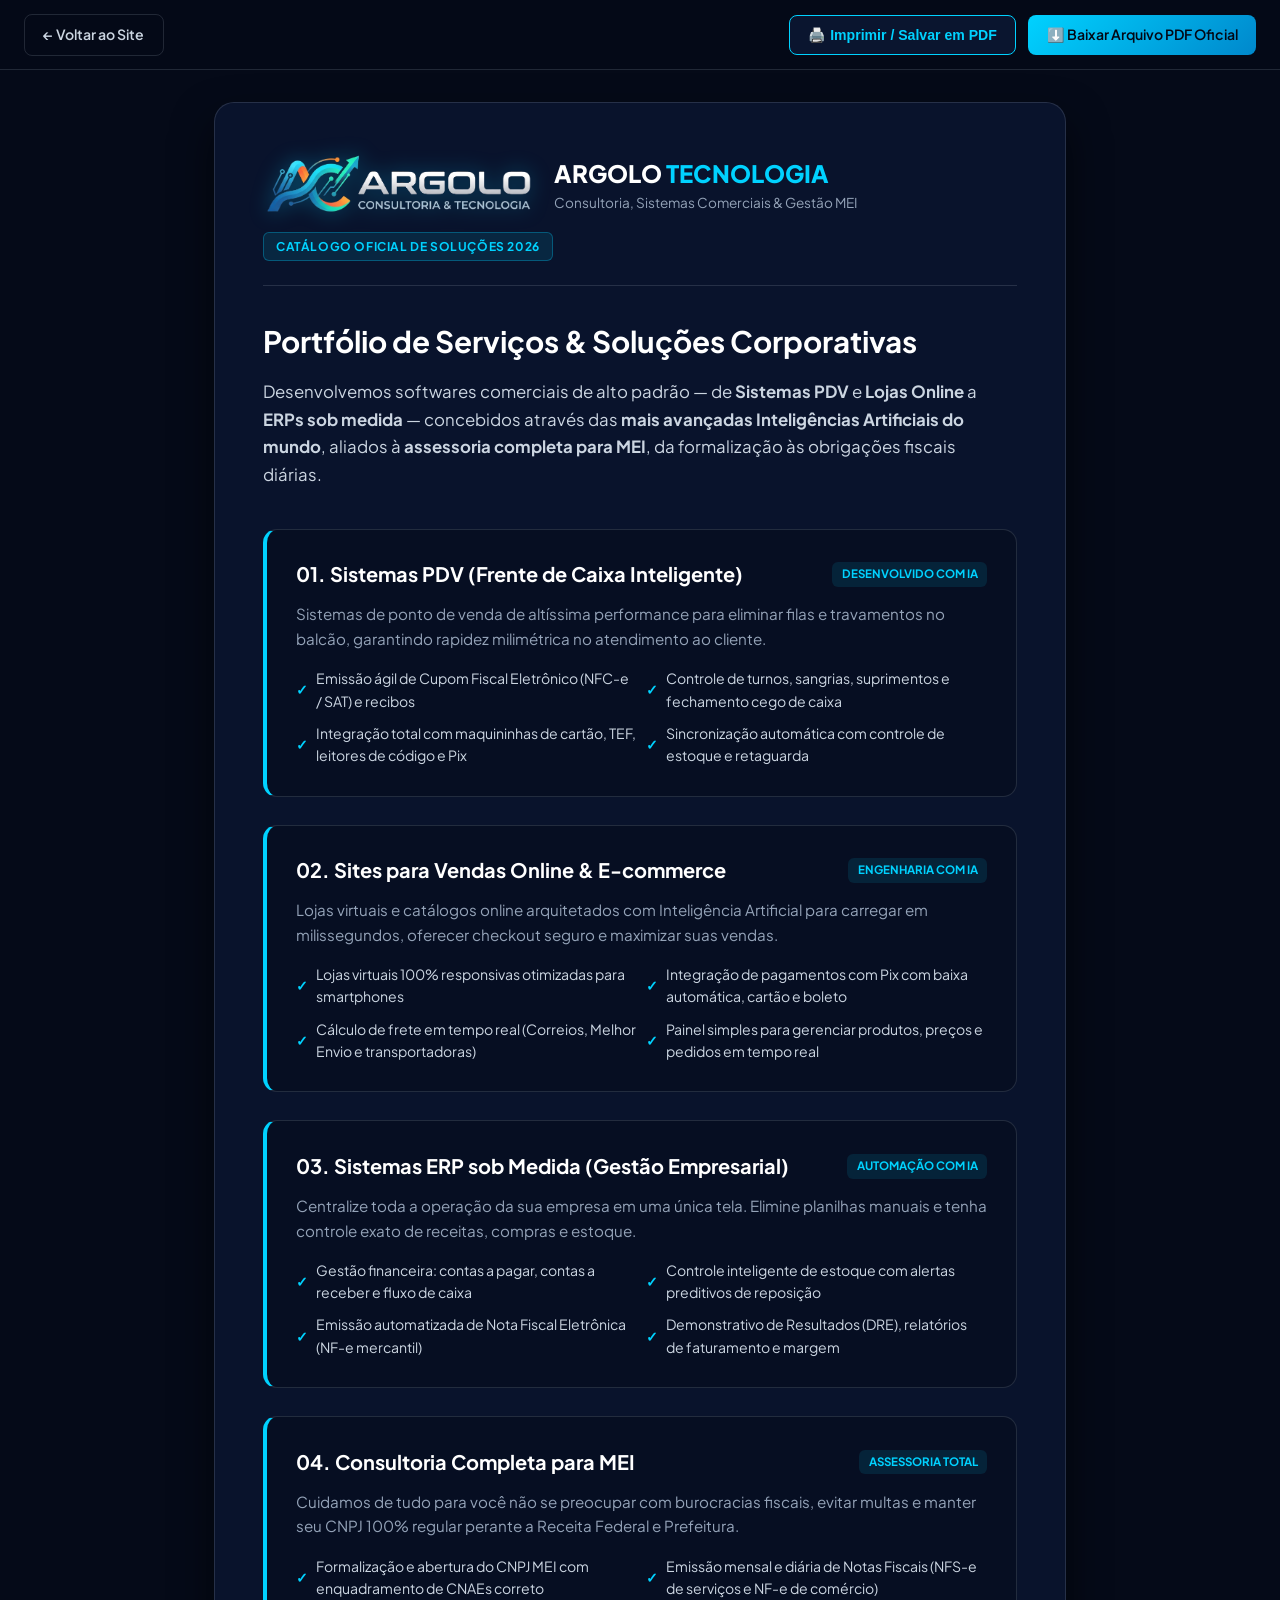
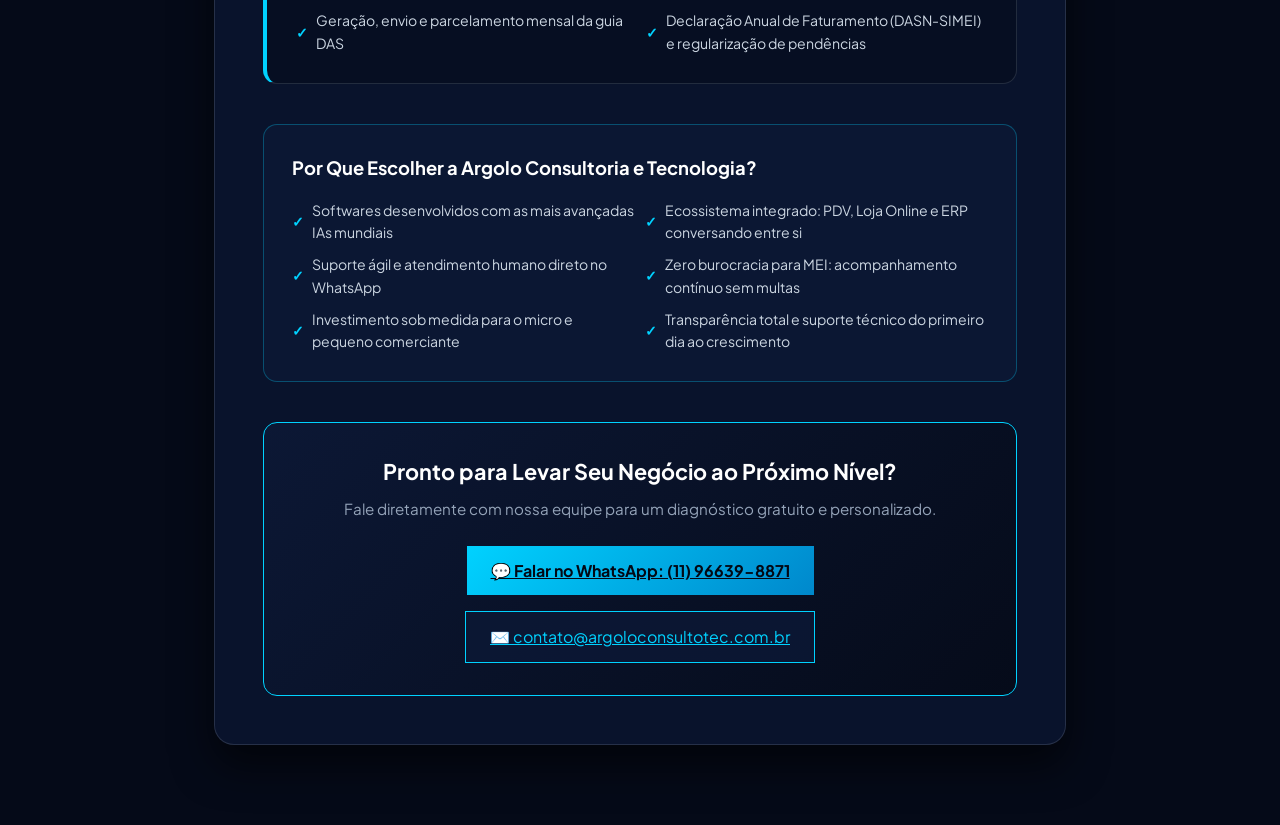
<file: portfolio.html>
<!DOCTYPE html>
<html lang="pt-BR">
<head>
  <meta charset="UTF-8" />
  <meta name="viewport" content="width=device-width, initial-scale=1.0" />
  <title>Portfólio de Serviços | Argolo Consultoria e Tecnologia</title>
  <meta name="description" content="Catálogo completo de soluções: Sistemas PDV, Lojas Online, ERPs com IA e Consultoria Total para MEI." />
  <link rel="icon" type="image/jpeg" href="img/logo.jpg" />

  <!-- Google Fonts -->
  <link rel="preconnect" href="https://fonts.googleapis.com" />
  <link rel="preconnect" href="https://fonts.gstatic.com" crossorigin />
  <link href="https://fonts.googleapis.com/css2?family=Plus+Jakarta+Sans:wght@300;400;500;600;700;800&family=JetBrains+Mono:wght@400;600&display=swap" rel="stylesheet" />

  <style>
    :root {
      --bg-dark: #050a18;
      --bg-card: rgba(12, 24, 54, 0.7);
      --cyan: #00d2ff;
      --silver: #cbd5e1;
      --silver-muted: #94a3b8;
      --white: #ffffff;
      --border: rgba(203, 213, 225, 0.15);
      --font-sans: 'Plus Jakarta Sans', -apple-system, sans-serif;
    }

    * { box-sizing: border-box; margin: 0; padding: 0; }
    body {
      font-family: var(--font-sans);
      background-color: var(--bg-dark);
      color: var(--silver);
      line-height: 1.6;
      padding-bottom: 3rem;
    }

    .top-action-bar {
      position: sticky;
      top: 0;
      z-index: 100;
      background: rgba(5, 10, 24, 0.95);
      backdrop-filter: blur(12px);
      border-bottom: 1px solid var(--border);
      padding: 0.85rem 1.5rem;
      display: flex;
      align-items: center;
      justify-content: space-between;
      gap: 1rem;
      flex-wrap: wrap;
    }

    .top-action-bar a, .top-action-bar button {
      display: inline-flex;
      align-items: center;
      gap: 0.5rem;
      padding: 0.55rem 1.15rem;
      border-radius: 8px;
      font-size: 0.88rem;
      font-weight: 600;
      text-decoration: none;
      cursor: pointer;
      transition: all 0.2s ease;
    }

    .btn-back {
      background: transparent;
      border: 1px solid var(--border);
      color: var(--silver);
    }
    .btn-back:hover { background: rgba(255,255,255,0.05); color: var(--white); }

    .btn-download {
      background: linear-gradient(135deg, #00d2ff 0%, #0088cc 100%);
      border: none;
      color: #030814;
      font-weight: 700;
    }
    .btn-download:hover { transform: translateY(-1px); box-shadow: 0 4px 15px rgba(0, 210, 255, 0.4); }

    .btn-print {
      background: rgba(12, 24, 54, 0.8);
      border: 1px solid var(--cyan);
      color: var(--cyan);
    }
    .btn-print:hover { background: rgba(0, 210, 255, 0.15); color: var(--white); }

    .container {
      max-width: 900px;
      margin: 2rem auto;
      padding: 0 1.5rem;
    }

    .portfolio-sheet {
      background: var(--bg-card);
      border: 1px solid var(--border);
      border-radius: 20px;
      padding: 3rem;
      box-shadow: 0 20px 40px rgba(0,0,0,0.6);
    }

    .doc-header {
      border-bottom: 1px solid var(--border);
      padding-bottom: 1.5rem;
      margin-bottom: 2rem;
      display: flex;
      align-items: center;
      justify-content: space-between;
      flex-wrap: wrap;
      gap: 1rem;
    }

    .brand-title {
      font-size: 1.5rem;
      font-weight: 800;
      color: var(--white);
    }
    .brand-title span { color: var(--cyan); }
    .doc-badge {
      display: inline-block;
      padding: 0.25rem 0.75rem;
      font-size: 0.75rem;
      font-weight: 700;
      text-transform: uppercase;
      letter-spacing: 0.05em;
      border-radius: 6px;
      background: rgba(0, 210, 255, 0.1);
      color: var(--cyan);
      border: 1px solid rgba(0, 210, 255, 0.3);
    }

    .doc-intro {
      margin-bottom: 2.5rem;
    }
    .doc-intro h1 {
      font-size: 1.85rem;
      color: var(--white);
      margin-bottom: 0.75rem;
    }
    .doc-intro p {
      font-size: 1.05rem;
      color: var(--silver);
      line-height: 1.65;
    }

    .service-block {
      background: rgba(5, 10, 24, 0.5);
      border: 1px solid var(--border);
      border-radius: 14px;
      padding: 1.8rem;
      margin-bottom: 1.75rem;
      border-left: 4px solid var(--cyan);
    }

    .service-block-header {
      display: flex;
      align-items: center;
      justify-content: space-between;
      margin-bottom: 0.75rem;
    }

    .service-block h3 {
      font-size: 1.25rem;
      color: var(--white);
    }

    .service-tag {
      font-size: 0.72rem;
      font-weight: 700;
      padding: 0.2rem 0.6rem;
      border-radius: 6px;
      background: rgba(0, 210, 255, 0.1);
      color: var(--cyan);
    }

    .service-block p.desc {
      font-size: 0.95rem;
      color: var(--silver-muted);
      margin-bottom: 1rem;
    }

    .bullets-list {
      list-style: none;
      display: grid;
      grid-template-columns: 1fr 1fr;
      gap: 0.6rem;
    }

    .bullets-list li {
      font-size: 0.88rem;
      display: flex;
      align-items: center;
      gap: 0.5rem;
      color: var(--silver);
    }
    .bullets-list li::before {
      content: '✓';
      color: var(--cyan);
      font-weight: bold;
    }

    .differentials-box {
      margin: 2.5rem 0;
      padding: 1.75rem;
      background: rgba(15, 28, 59, 0.5);
      border: 1px solid rgba(0, 210, 255, 0.3);
      border-radius: 14px;
    }

    .differentials-box h4 {
      font-size: 1.15rem;
      color: var(--white);
      margin-bottom: 1rem;
    }

    .contact-banner {
      background: linear-gradient(135deg, rgba(12, 24, 54, 0.9) 0%, rgba(5, 10, 24, 0.9) 100%);
      border: 1px solid var(--cyan);
      border-radius: 14px;
      padding: 2rem;
      text-align: center;
      margin-top: 2rem;
    }

    .contact-banner h4 {
      font-size: 1.35rem;
      color: var(--white);
      margin-bottom: 0.5rem;
    }

    .contact-banner p {
      font-size: 0.95rem;
      color: var(--silver-muted);
      margin-bottom: 1.5rem;
    }

    .contact-buttons-row {
      display: flex;
      justify-content: center;
      gap: 1rem;
      flex-wrap: wrap;
    }

    /* Print Styles */
    @media print {
      .top-action-bar { display: none !important; }
      body { background: #fff !important; color: #111 !important; padding: 0 !important; }
      .container { max-width: 100% !important; margin: 0 !important; padding: 0 !important; }
      .portfolio-sheet {
        background: #fff !important;
        border: none !important;
        box-shadow: none !important;
        padding: 0 !important;
        color: #111 !important;
      }
      .brand-title, .doc-intro h1, .service-block h3, .differentials-box h4, .contact-banner h4 {
        color: #0c1836 !important;
      }
      .service-block {
        background: #f8fafc !important;
        border: 1px solid #cbd5e1 !important;
        border-left: 5px solid #0088cc !important;
        page-break-inside: avoid;
        color: #334155 !important;
      }
      .bullets-list li { color: #334155 !important; }
      .bullets-list li::before { color: #0088cc !important; }
      .differentials-box { background: #f1f5f9 !important; border: 1px solid #94a3b8 !important; page-break-inside: avoid; }
      .contact-banner { background: #f8fafc !important; border: 1px solid #0088cc !important; page-break-inside: avoid; }
      .service-tag, .doc-badge { background: #e0f2fe !important; color: #0369a1 !important; border: 1px solid #7dd3fc !important; }
      .desc { color: #475569 !important; }
    }

    @media (max-width: 768px) {
      .bullets-list { grid-template-columns: 1fr; }
      .portfolio-sheet { padding: 1.5rem; }
    }
  </style>
</head>
<body>

  <!-- Top Action Navigation Bar -->
  <div class="top-action-bar">
    <a href="index.html" class="btn-back">
      <span>← Voltar ao Site</span>
    </a>
    <div style="display: flex; gap: 0.75rem; flex-wrap: wrap;">
      <button onclick="window.print()" class="btn-print">
        <span>🖨️ Imprimir / Salvar em PDF</span>
      </button>
      <a href="downloads/Portfolio_Servicos_Argolo.pdf" download="Portfolio_Servicos_Argolo.pdf" class="btn-download">
        <span>⬇️ Baixar Arquivo PDF Oficial</span>
      </a>
    </div>
  </div>

  <div class="container">
    <main class="portfolio-sheet">
      <!-- Document Header -->
      <header class="doc-header">
        <div style="display: flex; align-items: center; gap: 1.25rem; flex-wrap: wrap;">
          <img src="img/logo_transparent.png" alt="Argolo Consultoria e Tecnologia" class="portfolio-logo-img" style="height: 65px; width: auto; object-fit: contain; filter: drop-shadow(0 0 10px rgba(0, 210, 255, 0.3));" />
          <div>
            <div class="brand-title">ARGOLO <span>TECNOLOGIA</span></div>
            <p style="font-size: 0.85rem; color: var(--silver-muted);">Consultoria, Sistemas Comerciais & Gestão MEI</p>
          </div>
        </div>
        <div class="doc-badge">Catálogo Oficial de Soluções 2026</div>
      </header>

      <!-- Document Intro -->
      <section class="doc-intro">
        <h1>Portfólio de Serviços & Soluções Corporativas</h1>
        <p>
          Desenvolvemos softwares comerciais de alto padrão — de <strong>Sistemas PDV</strong> e <strong>Lojas Online</strong> a <strong>ERPs sob medida</strong> — concebidos através das <strong>mais avançadas Inteligências Artificiais do mundo</strong>, aliados à <strong>assessoria completa para MEI</strong>, da formalização às obrigações fiscais diárias.
        </p>
      </section>

      <!-- Solution 1: PDV -->
      <article class="service-block">
        <div class="service-block-header">
          <h3>01. Sistemas PDV (Frente de Caixa Inteligente)</h3>
          <span class="service-tag">DESENVOLVIDO COM IA</span>
        </div>
        <p class="desc">
          Sistemas de ponto de venda de altíssima performance para eliminar filas e travamentos no balcão, garantindo rapidez milimétrica no atendimento ao cliente.
        </p>
        <ul class="bullets-list">
          <li>Emissão ágil de Cupom Fiscal Eletrônico (NFC-e / SAT) e recibos</li>
          <li>Controle de turnos, sangrias, suprimentos e fechamento cego de caixa</li>
          <li>Integração total com maquininhas de cartão, TEF, leitores de código e Pix</li>
          <li>Sincronização automática com controle de estoque e retaguarda</li>
        </ul>
      </article>

      <!-- Solution 2: Vendas Online -->
      <article class="service-block">
        <div class="service-block-header">
          <h3>02. Sites para Vendas Online & E-commerce</h3>
          <span class="service-tag">ENGENHARIA COM IA</span>
        </div>
        <p class="desc">
          Lojas virtuais e catálogos online arquitetados com Inteligência Artificial para carregar em milissegundos, oferecer checkout seguro e maximizar suas vendas.
        </p>
        <ul class="bullets-list">
          <li>Lojas virtuais 100% responsivas otimizadas para smartphones</li>
          <li>Integração de pagamentos com Pix com baixa automática, cartão e boleto</li>
          <li>Cálculo de frete em tempo real (Correios, Melhor Envio e transportadoras)</li>
          <li>Painel simples para gerenciar produtos, preços e pedidos em tempo real</li>
        </ul>
      </article>

      <!-- Solution 3: ERP -->
      <article class="service-block">
        <div class="service-block-header">
          <h3>03. Sistemas ERP sob Medida (Gestão Empresarial)</h3>
          <span class="service-tag">AUTOMAÇÃO COM IA</span>
        </div>
        <p class="desc">
          Centralize toda a operação da sua empresa em uma única tela. Elimine planilhas manuais e tenha controle exato de receitas, compras e estoque.
        </p>
        <ul class="bullets-list">
          <li>Gestão financeira: contas a pagar, contas a receber e fluxo de caixa</li>
          <li>Controle inteligente de estoque com alertas preditivos de reposição</li>
          <li>Emissão automatizada de Nota Fiscal Eletrônica (NF-e mercantil)</li>
          <li>Demonstrativo de Resultados (DRE), relatórios de faturamento e margem</li>
        </ul>
      </article>

      <!-- Solution 4: Consultoria MEI -->
      <article class="service-block">
        <div class="service-block-header">
          <h3>04. Consultoria Completa para MEI</h3>
          <span class="service-tag">ASSESSORIA TOTAL</span>
        </div>
        <p class="desc">
          Cuidamos de tudo para você não se preocupar com burocracias fiscais, evitar multas e manter seu CNPJ 100% regular perante a Receita Federal e Prefeitura.
        </p>
        <ul class="bullets-list">
          <li>Formalização e abertura do CNPJ MEI com enquadramento de CNAEs correto</li>
          <li>Emissão mensal e diária de Notas Fiscais (NFS-e de serviços e NF-e de comércio)</li>
          <li>Geração, envio e parcelamento mensal da guia DAS</li>
          <li>Declaração Anual de Faturamento (DASN-SIMEI) e regularização de pendências</li>
        </ul>
      </article>

      <!-- Differentials -->
      <section class="differentials-box">
        <h4>Por Que Escolher a Argolo Consultoria e Tecnologia?</h4>
        <ul class="bullets-list">
          <li>Softwares desenvolvidos com as mais avançadas IAs mundiais</li>
          <li>Ecossistema integrado: PDV, Loja Online e ERP conversando entre si</li>
          <li>Suporte ágil e atendimento humano direto no WhatsApp</li>
          <li>Zero burocracia para MEI: acompanhamento contínuo sem multas</li>
          <li>Investimento sob medida para o micro e pequeno comerciante</li>
          <li>Transparência total e suporte técnico do primeiro dia ao crescimento</li>
        </ul>
      </section>

      <!-- Contact Banner -->
      <footer class="contact-banner">
        <h4>Pronto para Levar Seu Negócio ao Próximo Nível?</h4>
        <p>Fale diretamente com nossa equipe para um diagnóstico gratuito e personalizado.</p>
        <div class="contact-buttons-row">
          <a href="https://wa.me/5511966398871?text=Ol%C3%A1%2C%20visualizei%20o%20Portf%C3%B3lio%20de%20Servi%C3%A7os%20da%20Argolo%20e%20gostaria%20de%20um%20or%C3%A7amento." target="_blank" rel="noopener noreferrer" class="btn-download" style="padding: 0.75rem 1.5rem;">
            <span>💬 Falar no WhatsApp: (11) 96639-8871</span>
          </a>
          <a href="mailto:contato@argoloconsultotec.com.br" class="btn-print" style="padding: 0.75rem 1.5rem;">
            <span>✉️ contato@argoloconsultotec.com.br</span>
          </a>
        </div>
      </footer>
    </main>
  </div>

</body>
</html>
</file>
<file: css/style.css>
/* ==========================================================================
   Argolo Consultoria e Tecnologia - Design System & Modern Tech Styles
   Palette: Deep Navy Blue, Bright Cyan, Metallic Silver, Pure White
   ========================================================================== */

:root {
  /* Color Palette */
  --bg-darkest: #050a18;
  --bg-primary: #081124;
  --bg-secondary: #0c1836;
  --bg-surface: rgba(15, 28, 59, 0.65);
  --bg-surface-hover: rgba(22, 40, 82, 0.85);
  
  --cyan-primary: #00d2ff;
  --cyan-glow: #00f2fe;
  --cyan-deep: #0099cc;
  --cyan-rgb: 0, 210, 255;
  
  --silver-light: #f1f5f9;
  --silver-base: #cbd5e1;
  --silver-muted: #94a3b8;
  --silver-dark: #475569;
  --silver-border: rgba(203, 213, 225, 0.12);
  --silver-border-bright: rgba(0, 210, 255, 0.35);
  
  --white: #ffffff;
  --white-soft: rgba(255, 255, 255, 0.92);

  /* Gradients */
  --grad-cyan-silver: linear-gradient(135deg, #00d2ff 0%, #e2e8f0 100%);
  --grad-tech: linear-gradient(135deg, #00d2ff 0%, #3a7bd5 50%, #f8fafc 100%);
  --grad-card: linear-gradient(180deg, rgba(17, 34, 71, 0.7) 0%, rgba(8, 17, 36, 0.85) 100%);
  --grad-btn: linear-gradient(135deg, #00d2ff 0%, #0088cc 100%);
  --grad-btn-hover: linear-gradient(135deg, #33dcff 0%, #00a2f5 100%);

  /* Shadows */
  --shadow-glow-cyan: 0 0 25px rgba(0, 210, 255, 0.3);
  --shadow-glow-cyan-sm: 0 0 12px rgba(0, 210, 255, 0.25);
  --shadow-glow-cyan-lg: 0 0 45px rgba(0, 210, 255, 0.45);
  --shadow-card: 0 10px 30px -5px rgba(2, 6, 23, 0.7), 0 0 1px 1px rgba(203, 213, 225, 0.08);

  /* Typography */
  --font-sans: 'Plus Jakarta Sans', 'Inter', -apple-system, BlinkMacSystemFont, 'Segoe UI', Roboto, sans-serif;
  --font-mono: 'JetBrains Mono', 'Fira Code', monospace;

  /* Transitions */
  --transition-fast: 0.2s cubic-bezier(0.4, 0, 0.2, 1);
  --transition-normal: 0.3s cubic-bezier(0.4, 0, 0.2, 1);
  --transition-bounce: 0.4s cubic-bezier(0.34, 1.56, 0.64, 1);
}

/* Base Reset & Box Sizing */
*, *::before, *::after {
  box-sizing: border-box;
  margin: 0;
  padding: 0;
}

html {
  scroll-behavior: smooth;
  font-size: 16px;
  color-scheme: dark;
}

body {
  font-family: var(--font-sans);
  background-color: var(--bg-darkest);
  color: var(--silver-base);
  line-height: 1.65;
  overflow-x: hidden;
  position: relative;
  min-height: 100vh;
  -webkit-font-smoothing: antialiased;
}

/* Selection */
::selection {
  background: rgba(0, 210, 255, 0.3);
  color: var(--white);
}

/* Global Container */
.container {
  width: 100%;
  max-width: 1240px;
  margin-left: auto;
  margin-right: auto;
  padding-left: 1.5rem;
  padding-right: 1.5rem;
}

/* Background Cyber Grid & Glow */
.ambient-bg {
  position: fixed;
  top: 0;
  left: 0;
  width: 100%;
  height: 100%;
  pointer-events: none;
  z-index: 0;
  overflow: hidden;
}

.ambient-grid {
  position: absolute;
  inset: 0;
  background-size: 50px 50px;
  background-image: 
    linear-gradient(to right, rgba(203, 213, 225, 0.03) 1px, transparent 1px),
    linear-gradient(to bottom, rgba(203, 213, 225, 0.03) 1px, transparent 1px);
  mask-image: radial-gradient(ellipse 80% 50% at 50% 0%, #000 70%, transparent 100%);
  -webkit-mask-image: radial-gradient(ellipse 80% 50% at 50% 0%, #000 70%, transparent 100%);
}

.glow-orb {
  position: absolute;
  border-radius: 50%;
  filter: blur(120px);
  opacity: 0.18;
  pointer-events: none;
  animation: floatOrb 18s ease-in-out infinite alternate;
}

.glow-orb-1 {
  top: -15%;
  left: 15%;
  width: 550px;
  height: 550px;
  background: radial-gradient(circle, #00d2ff 0%, #0055ff 70%, transparent 100%);
}

.glow-orb-2 {
  top: 40%;
  right: -10%;
  width: 600px;
  height: 600px;
  background: radial-gradient(circle, #0088ff 0%, #002266 70%, transparent 100%);
  animation-delay: -6s;
}

.glow-orb-3 {
  bottom: 5%;
  left: -5%;
  width: 500px;
  height: 500px;
  background: radial-gradient(circle, #00d2ff 0%, #0a1e4a 70%, transparent 100%);
  animation-delay: -12s;
}

@keyframes floatOrb {
  0% { transform: translate(0, 0) scale(1); }
  50% { transform: translate(40px, 30px) scale(1.08); }
  100% { transform: translate(-30px, 50px) scale(0.95); }
}

/* Interactive Particle Canvas */
#tech-canvas {
  position: fixed;
  top: 0;
  left: 0;
  width: 100%;
  height: 100%;
  pointer-events: none;
  z-index: 1;
  opacity: 0.6;
}

/* Typography Helpers */
h1, h2, h3, h4, h5, h6 {
  color: var(--white);
  font-weight: 700;
  line-height: 1.25;
  letter-spacing: -0.02em;
}

.gradient-text {
  background: var(--grad-tech);
  -webkit-background-clip: text;
  -webkit-text-fill-color: transparent;
  display: inline-block;
}

.cyan-text {
  color: var(--cyan-primary);
}

.silver-text {
  color: var(--silver-base);
}

/* Badge / Pills */
.badge {
  display: inline-flex;
  align-items: center;
  gap: 0.5rem;
  padding: 0.35rem 0.9rem;
  font-size: 0.8rem;
  font-weight: 600;
  letter-spacing: 0.05em;
  text-transform: uppercase;
  color: var(--cyan-primary);
  background: rgba(0, 210, 255, 0.08);
  border: 1px solid rgba(0, 210, 255, 0.25);
  border-radius: 9999px;
  backdrop-filter: blur(8px);
  box-shadow: 0 0 15px rgba(0, 210, 255, 0.12);
  margin-bottom: 1.25rem;
}

.badge-dot {
  width: 7px;
  height: 7px;
  background-color: var(--cyan-primary);
  border-radius: 50%;
  box-shadow: 0 0 8px var(--cyan-primary);
  animation: pulseDot 2s ease-in-out infinite;
}

@keyframes pulseDot {
  0%, 100% { transform: scale(1); opacity: 1; }
  50% { transform: scale(1.4); opacity: 0.6; }
}

/* Section Header Structure */
.section-header {
  text-align: center;
  max-width: 720px;
  margin: 0 auto 3.5rem auto;
}

.section-title {
  font-size: clamp(2rem, 3.5vw, 2.75rem);
  margin-bottom: 1rem;
}

.section-desc {
  font-size: 1.075rem;
  color: var(--silver-muted);
  line-height: 1.7;
}

/* ==========================================================================
   Header & Navigation
   ========================================================================== */
.site-header {
  position: fixed;
  top: 0;
  left: 0;
  width: 100%;
  z-index: 1000;
  transition: all var(--transition-normal);
  padding: 1.2rem 0;
}

.site-header.scrolled {
  background: rgba(5, 10, 24, 0.85);
  backdrop-filter: blur(16px);
  -webkit-backdrop-filter: blur(16px);
  border-bottom: 1px solid var(--silver-border);
  padding: 0.8rem 0;
  box-shadow: 0 8px 30px rgba(0, 0, 0, 0.4);
}

.nav-container {
  display: flex;
  align-items: center;
  justify-content: space-between;
}

/* Logo */
.logo {
  display: flex;
  align-items: center;
  gap: 0.85rem;
  text-decoration: none;
  color: var(--white);
  transition: transform var(--transition-fast);
}

.logo:hover {
  transform: translateY(-1px);
}

.site-header-logo {
  height: 52px;
  width: auto;
  max-width: 250px;
  display: block;
  object-fit: contain;
  filter: drop-shadow(0 0 10px rgba(0, 210, 255, 0.25));
  transition: transform var(--transition-fast), filter var(--transition-fast);
}

.site-header-logo:hover {
  transform: translateY(-2px) scale(1.03);
  filter: drop-shadow(0 0 20px rgba(0, 210, 255, 0.6));
}

.site-footer-logo {
  height: 64px;
  width: auto;
  max-width: 280px;
  display: block;
  object-fit: contain;
  margin-bottom: 1.25rem;
  filter: drop-shadow(0 0 12px rgba(0, 210, 255, 0.25));
  transition: transform var(--transition-fast), filter var(--transition-fast);
}

.site-footer-logo:hover {
  transform: translateY(-2px) scale(1.03);
  filter: drop-shadow(0 0 22px rgba(0, 210, 255, 0.6));
}

.logo-icon-wrapper {
  position: relative;
  width: 44px;
  height: 44px;
  display: flex;
  align-items: center;
  justify-content: center;
  background: linear-gradient(135deg, rgba(0, 210, 255, 0.2) 0%, rgba(12, 24, 54, 0.8) 100%);
  border: 1px solid rgba(0, 210, 255, 0.4);
  border-radius: 12px;
  box-shadow: 0 0 16px rgba(0, 210, 255, 0.25);
  overflow: hidden;
}

.logo-icon-wrapper svg {
  width: 24px;
  height: 24px;
  stroke: var(--cyan-primary);
  filter: drop-shadow(0 0 6px var(--cyan-primary));
}

.logo-text-group {
  display: flex;
  flex-direction: column;
}

.logo-title {
  font-size: 1.22rem;
  font-weight: 800;
  letter-spacing: -0.01em;
  color: var(--white);
  line-height: 1.1;
}

.logo-title span {
  color: var(--cyan-primary);
}

.logo-subtitle {
  font-size: 0.72rem;
  font-weight: 600;
  letter-spacing: 0.12em;
  text-transform: uppercase;
  color: var(--silver-muted);
}

/* Navigation Links */
.nav-menu {
  display: flex;
  align-items: center;
  list-style: none;
  gap: 1.8rem;
}

.nav-link {
  text-decoration: none;
  color: var(--silver-base);
  font-size: 0.95rem;
  font-weight: 500;
  transition: color var(--transition-fast);
  position: relative;
  padding: 0.3rem 0;
}

.nav-link::after {
  content: '';
  position: absolute;
  bottom: 0;
  left: 0;
  width: 0;
  height: 2px;
  background: var(--grad-cyan-silver);
  transition: width var(--transition-fast);
  border-radius: 2px;
  box-shadow: 0 0 8px var(--cyan-primary);
}

.nav-link:hover,
.nav-link.active {
  color: var(--white);
}

.nav-link:hover::after,
.nav-link.active::after {
  width: 100%;
}

.nav-cta-btn {
  display: inline-flex;
  align-items: center;
  gap: 0.5rem;
  padding: 0.65rem 1.35rem;
  font-size: 0.9rem;
  font-weight: 600;
  color: var(--bg-darkest);
  background: var(--grad-btn);
  border: none;
  border-radius: 8px;
  text-decoration: none;
  transition: all var(--transition-fast);
  box-shadow: var(--shadow-glow-cyan-sm);
  cursor: pointer;
}

.nav-cta-btn:hover {
  background: var(--grad-btn-hover);
  box-shadow: var(--shadow-glow-cyan);
  transform: translateY(-2px);
}

/* Hamburger Mobile Toggle */
.mobile-toggle {
  display: none;
  background: transparent;
  border: none;
  cursor: pointer;
  padding: 0.5rem;
  z-index: 1001;
}

.mobile-toggle span {
  display: block;
  width: 26px;
  height: 2.5px;
  background-color: var(--silver-light);
  margin: 5px 0;
  border-radius: 4px;
  transition: all var(--transition-normal);
}

.mobile-toggle.active span:nth-child(1) {
  transform: rotate(45deg) translate(5px, 5px);
}

.mobile-toggle.active span:nth-child(2) {
  opacity: 0;
}

.mobile-toggle.active span:nth-child(3) {
  transform: rotate(-45deg) translate(6px, -6px);
}

/* ==========================================================================
   Hero Section
   ========================================================================== */
.hero-section {
  position: relative;
  z-index: 2;
  padding-top: calc(85px + 4.5rem);
  padding-bottom: 6rem;
  overflow: hidden;
}

.hero-grid {
  display: grid;
  grid-template-columns: 1.15fr 0.85fr;
  align-items: center;
  gap: 3.5rem;
}

.hero-content {
  position: relative;
}

.hero-title {
  font-size: clamp(2.4rem, 4.2vw, 3.75rem);
  font-weight: 800;
  line-height: 1.14;
  margin-bottom: 1.5rem;
}

.hero-subtitle {
  font-size: clamp(1.05rem, 1.4vw, 1.25rem);
  color: var(--silver-base);
  margin-bottom: 2.25rem;
  line-height: 1.7;
  max-width: 580px;
}

.hero-actions {
  display: flex;
  align-items: center;
  gap: 1.2rem;
  flex-wrap: wrap;
  margin-bottom: 2.75rem;
}

.btn-primary {
  display: inline-flex;
  align-items: center;
  justify-content: center;
  gap: 0.65rem;
  padding: 0.95rem 2rem;
  font-size: 1rem;
  font-weight: 700;
  color: #030814;
  background: var(--grad-btn);
  border: 1px solid rgba(0, 210, 255, 0.4);
  border-radius: 10px;
  text-decoration: none;
  cursor: pointer;
  transition: all var(--transition-fast);
  box-shadow: 0 4px 20px rgba(0, 210, 255, 0.35);
}

.btn-primary:hover {
  background: var(--grad-btn-hover);
  transform: translateY(-2px);
  box-shadow: 0 8px 30px rgba(0, 210, 255, 0.5);
}

.btn-primary svg {
  transition: transform var(--transition-fast);
}

.btn-primary:hover svg {
  transform: translateX(4px);
}

.btn-secondary {
  display: inline-flex;
  align-items: center;
  justify-content: center;
  gap: 0.65rem;
  padding: 0.95rem 1.85rem;
  font-size: 1rem;
  font-weight: 600;
  color: var(--silver-light);
  background: rgba(15, 28, 59, 0.5);
  border: 1px solid var(--silver-border);
  border-radius: 10px;
  text-decoration: none;
  cursor: pointer;
  backdrop-filter: blur(8px);
  transition: all var(--transition-fast);
}

.btn-secondary:hover {
  background: rgba(22, 40, 82, 0.7);
  border-color: rgba(0, 210, 255, 0.4);
  color: var(--white);
  transform: translateY(-2px);
}

/* Quick Trust Metrics in Hero */
.hero-stats {
  display: grid;
  grid-template-columns: repeat(3, 1fr);
  gap: 1.5rem;
  padding-top: 1.75rem;
  border-top: 1px solid var(--silver-border);
}

.stat-item {
  display: flex;
  flex-direction: column;
}

.stat-number {
  font-size: 1.75rem;
  font-weight: 800;
  color: var(--white);
  font-family: var(--font-sans);
}

.stat-number span {
  color: var(--cyan-primary);
}

.stat-label {
  font-size: 0.85rem;
  color: var(--silver-muted);
}

/* Hero Visual Art (3D Tech Display) */
.hero-visual {
  position: relative;
  display: flex;
  justify-content: center;
  align-items: center;
}

.tech-card-showcase {
  position: relative;
  width: 100%;
  max-width: 440px;
  background: var(--grad-card);
  border: 1px solid var(--silver-border-bright);
  border-radius: 24px;
  padding: 2.2rem;
  box-shadow: 0 20px 50px rgba(0, 0, 0, 0.6), 0 0 30px rgba(0, 210, 255, 0.15);
  backdrop-filter: blur(16px);
  animation: floatCard 6s ease-in-out infinite alternate;
}

@keyframes floatCard {
  0% { transform: translateY(0); }
  100% { transform: translateY(-12px); }
}

.showcase-header {
  display: flex;
  align-items: center;
  justify-content: space-between;
  margin-bottom: 1.5rem;
  padding-bottom: 1rem;
  border-bottom: 1px solid var(--silver-border);
}

.window-dots {
  display: flex;
  gap: 6px;
}

.window-dots span {
  width: 10px;
  height: 10px;
  border-radius: 50%;
}

.dot-red { background: #ff5f56; }
.dot-yellow { background: #ffbd2e; }
.dot-green { background: #27c93f; }

.terminal-title {
  font-size: 0.75rem;
  font-family: var(--font-mono);
  color: var(--cyan-primary);
  text-transform: uppercase;
  letter-spacing: 0.05em;
}

.showcase-body {
  display: flex;
  flex-direction: column;
  gap: 1.1rem;
}

.tech-metric-pill {
  display: flex;
  align-items: center;
  justify-content: space-between;
  padding: 0.9rem 1.1rem;
  background: rgba(6, 12, 28, 0.65);
  border: 1px solid var(--silver-border);
  border-radius: 12px;
  transition: all var(--transition-fast);
}

.tech-metric-pill:hover {
  border-color: rgba(0, 210, 255, 0.4);
  transform: translateX(4px);
}

.metric-left {
  display: flex;
  align-items: center;
  gap: 0.85rem;
}

.metric-icon {
  width: 36px;
  height: 36px;
  border-radius: 8px;
  background: rgba(0, 210, 255, 0.12);
  display: flex;
  align-items: center;
  justify-content: center;
  color: var(--cyan-primary);
}

.metric-text h4 {
  font-size: 0.9rem;
  font-weight: 600;
  color: var(--white);
}

.metric-text p {
  font-size: 0.75rem;
  color: var(--silver-muted);
}

.metric-tag {
  font-size: 0.75rem;
  font-weight: 700;
  color: var(--cyan-primary);
  background: rgba(0, 210, 255, 0.1);
  padding: 0.2rem 0.6rem;
  border-radius: 6px;
}

/* Floating Badges outside card */
.floating-badge {
  position: absolute;
  background: rgba(12, 24, 54, 0.9);
  border: 1px solid var(--silver-border-bright);
  backdrop-filter: blur(12px);
  padding: 0.75rem 1.15rem;
  border-radius: 14px;
  display: flex;
  align-items: center;
  gap: 0.75rem;
  box-shadow: 0 10px 25px rgba(0, 0, 0, 0.4);
}

.floating-badge-1 {
  top: -15px;
  right: -20px;
  animation: floatSlow 7s ease-in-out infinite alternate;
}

.floating-badge-2 {
  bottom: -20px;
  left: -20px;
  animation: floatSlow 8s ease-in-out infinite alternate-reverse;
}

@keyframes floatSlow {
  0% { transform: translateY(0); }
  100% { transform: translateY(-8px); }
}

.floating-badge .fb-icon {
  width: 32px;
  height: 32px;
  border-radius: 8px;
  background: rgba(0, 210, 255, 0.15);
  color: var(--cyan-primary);
  display: flex;
  align-items: center;
  justify-content: center;
}

.floating-badge .fb-content p {
  font-size: 0.7rem;
  color: var(--silver-muted);
}

.floating-badge .fb-content strong {
  font-size: 0.825rem;
  color: var(--white);
}

/* ==========================================================================
   Section: Quem Somos
   ========================================================================== */
.about-section {
  position: relative;
  z-index: 2;
  padding: 6rem 0;
  background: linear-gradient(180deg, transparent 0%, rgba(12, 24, 54, 0.25) 50%, transparent 100%);
}

.about-grid {
  display: grid;
  grid-template-columns: 1fr 1fr;
  align-items: center;
  gap: 4rem;
}

.about-visual {
  position: relative;
}

.about-card-main {
  background: var(--grad-card);
  border: 1px solid var(--silver-border);
  border-radius: 20px;
  padding: 2.5rem;
  position: relative;
  overflow: hidden;
  box-shadow: var(--shadow-card);
}

.about-card-main::before {
  content: '';
  position: absolute;
  top: 0;
  left: 0;
  width: 100%;
  height: 2px;
  background: var(--grad-cyan-silver);
}

.about-quote {
  font-size: 1.35rem;
  font-weight: 700;
  color: var(--white);
  line-height: 1.5;
  margin-bottom: 1.5rem;
}

.about-pillars {
  display: grid;
  grid-template-columns: 1fr;
  gap: 1.25rem;
}

.pillar-item {
  display: flex;
  align-items: flex-start;
  gap: 1rem;
  padding: 1rem;
  border-radius: 12px;
  background: rgba(5, 10, 24, 0.4);
  border: 1px solid var(--silver-border);
  transition: all var(--transition-fast);
}

.pillar-item:hover {
  border-color: rgba(0, 210, 255, 0.35);
  background: rgba(12, 24, 54, 0.6);
  transform: translateX(6px);
}

.pillar-icon {
  width: 40px;
  height: 40px;
  flex-shrink: 0;
  border-radius: 10px;
  background: rgba(0, 210, 255, 0.12);
  color: var(--cyan-primary);
  display: flex;
  align-items: center;
  justify-content: center;
}

.pillar-content h4 {
  font-size: 1rem;
  font-weight: 700;
  color: var(--white);
  margin-bottom: 0.25rem;
}

.pillar-content p {
  font-size: 0.875rem;
  color: var(--silver-muted);
  line-height: 1.5;
}

.about-text p {
  font-size: 1.05rem;
  color: var(--silver-base);
  margin-bottom: 1.35rem;
  line-height: 1.75;
}

.about-features-list {
  list-style: none;
  margin: 1.75rem 0 2.25rem 0;
  display: grid;
  grid-template-columns: 1fr 1fr;
  gap: 1rem;
}

.about-features-list li {
  display: flex;
  align-items: center;
  gap: 0.65rem;
  font-size: 0.95rem;
  color: var(--white-soft);
}

.about-features-list svg {
  color: var(--cyan-primary);
  flex-shrink: 0;
}

/* ==========================================================================
   Section: Serviços (4 Cards)
   ========================================================================== */
.services-section {
  position: relative;
  z-index: 2;
  padding: 6.5rem 0;
}

.services-grid {
  display: grid;
  grid-template-columns: repeat(2, 1fr);
  gap: 2rem;
}

.service-card {
  position: relative;
  background: var(--grad-card);
  border: 1px solid var(--silver-border);
  border-radius: 20px;
  padding: 2.5rem;
  display: flex;
  flex-direction: column;
  justify-content: space-between;
  transition: all var(--transition-normal);
  box-shadow: var(--shadow-card);
  backdrop-filter: blur(12px);
  overflow: hidden;
}

.service-card::after {
  content: '';
  position: absolute;
  inset: 0;
  border-radius: 20px;
  padding: 1px;
  background: linear-gradient(135deg, rgba(0, 210, 255, 0.35), transparent 60%);
  -webkit-mask: linear-gradient(#fff 0 0) content-box, linear-gradient(#fff 0 0);
  mask: linear-gradient(#fff 0 0) content-box, linear-gradient(#fff 0 0);
  -webkit-mask-composite: xor;
  mask-composite: exclude;
  pointer-events: none;
  opacity: 0;
  transition: opacity var(--transition-normal);
}

.service-card:hover {
  transform: translateY(-8px);
  border-color: rgba(0, 210, 255, 0.4);
  box-shadow: 0 20px 40px rgba(0, 0, 0, 0.6), 0 0 25px rgba(0, 210, 255, 0.2);
}

.service-card:hover::after {
  opacity: 1;
}

.service-top {
  margin-bottom: 1.5rem;
}

.service-icon-box {
  width: 58px;
  height: 58px;
  border-radius: 14px;
  background: linear-gradient(135deg, rgba(0, 210, 255, 0.15) 0%, rgba(12, 24, 54, 0.6) 100%);
  border: 1px solid rgba(0, 210, 255, 0.35);
  display: flex;
  align-items: center;
  justify-content: center;
  color: var(--cyan-primary);
  margin-bottom: 1.5rem;
  box-shadow: 0 0 15px rgba(0, 210, 255, 0.2);
  transition: transform var(--transition-fast);
}

.service-card:hover .service-icon-box {
  transform: scale(1.08) rotate(2deg);
}

.service-card-number {
  position: absolute;
  top: 1.75rem;
  right: 2rem;
  font-size: 2.5rem;
  font-weight: 800;
  color: rgba(203, 213, 225, 0.07);
  font-family: var(--font-mono);
  user-select: none;
  transition: color var(--transition-fast);
}

.service-card:hover .service-card-number {
  color: rgba(0, 210, 255, 0.18);
}

.service-card h3 {
  font-size: 1.45rem;
  margin-bottom: 0.85rem;
  color: var(--white);
}

.service-card p.service-summary {
  font-size: 0.975rem;
  color: var(--silver-muted);
  line-height: 1.65;
  margin-bottom: 1.5rem;
}

.service-bullets {
  list-style: none;
  display: flex;
  flex-direction: column;
  gap: 0.65rem;
  margin-bottom: 2rem;
  padding-top: 1.25rem;
  border-top: 1px solid var(--silver-border);
}

.service-bullets li {
  display: flex;
  align-items: center;
  gap: 0.65rem;
  font-size: 0.9rem;
  color: var(--silver-base);
}

.service-bullets li svg {
  color: var(--cyan-primary);
  flex-shrink: 0;
}

.service-btn {
  display: inline-flex;
  align-items: center;
  justify-content: space-between;
  width: 100%;
  padding: 0.85rem 1.25rem;
  border-radius: 10px;
  background: rgba(0, 210, 255, 0.08);
  border: 1px solid rgba(0, 210, 255, 0.25);
  color: var(--cyan-primary);
  text-decoration: none;
  font-size: 0.925rem;
  font-weight: 600;
  transition: all var(--transition-fast);
}

.service-btn:hover {
  background: var(--cyan-primary);
  color: var(--bg-darkest);
  box-shadow: 0 0 20px rgba(0, 210, 255, 0.4);
  transform: translateY(-2px);
}

.service-btn svg {
  transition: transform var(--transition-fast);
}

.service-btn:hover svg {
  transform: translateX(4px);
}

/* Portfolio Download Callout Box */
.portfolio-download-box {
  margin-top: 3.5rem;
  background: linear-gradient(135deg, rgba(14, 26, 53, 0.9) 0%, rgba(6, 13, 29, 0.95) 100%);
  border: 1px solid rgba(0, 210, 255, 0.35);
  border-radius: 20px;
  padding: 2.2rem 2.8rem;
  display: flex;
  align-items: center;
  justify-content: space-between;
  gap: 2rem;
  box-shadow: 0 15px 35px rgba(0, 0, 0, 0.5), 0 0 25px rgba(0, 210, 255, 0.15);
  backdrop-filter: blur(12px);
}

.pdb-left {
  display: flex;
  align-items: center;
  gap: 1.5rem;
}

.pdb-icon {
  width: 60px;
  height: 60px;
  border-radius: 14px;
  background: rgba(0, 210, 255, 0.15);
  border: 1px solid rgba(0, 210, 255, 0.4);
  display: flex;
  align-items: center;
  justify-content: center;
  color: var(--cyan-primary);
  flex-shrink: 0;
  box-shadow: 0 0 15px rgba(0, 210, 255, 0.3);
}

.pdb-text h3 {
  font-size: 1.35rem;
  color: var(--white);
  margin-bottom: 0.35rem;
}

.pdb-text p {
  font-size: 0.95rem;
  color: var(--silver-muted);
  max-width: 580px;
}

.pdb-actions {
  display: flex;
  align-items: center;
  gap: 1rem;
  flex-shrink: 0;
}

@media (max-width: 900px) {
  .portfolio-download-box {
    flex-direction: column;
    text-align: center;
    padding: 2rem;
  }
  .pdb-left {
    flex-direction: column;
    text-align: center;
  }
  .pdb-actions {
    width: 100%;
    flex-direction: column;
  }
  .pdb-actions a {
    width: 100%;
    justify-content: center;
  }
}

/* ==========================================================================
   Section: Por que nos escolher (Diferenciais)
   ========================================================================== */
.why-us-section {
  position: relative;
  z-index: 2;
  padding: 6.5rem 0;
  background: linear-gradient(180deg, transparent 0%, rgba(8, 17, 36, 0.7) 50%, transparent 100%);
}

.differentials-grid {
  display: grid;
  grid-template-columns: repeat(3, 1fr);
  gap: 2rem;
}

.diff-card {
  background: rgba(12, 24, 54, 0.45);
  border: 1px solid var(--silver-border);
  border-radius: 18px;
  padding: 2.2rem 1.8rem;
  transition: all var(--transition-normal);
  backdrop-filter: blur(10px);
  position: relative;
}

.diff-card:hover {
  background: rgba(18, 34, 73, 0.65);
  border-color: rgba(0, 210, 255, 0.35);
  transform: translateY(-6px);
  box-shadow: 0 15px 30px rgba(0, 0, 0, 0.4), 0 0 20px rgba(0, 210, 255, 0.15);
}

.diff-icon-circle {
  width: 50px;
  height: 50px;
  border-radius: 12px;
  background: rgba(0, 210, 255, 0.12);
  border: 1px solid rgba(0, 210, 255, 0.3);
  display: flex;
  align-items: center;
  justify-content: center;
  color: var(--cyan-primary);
  margin-bottom: 1.35rem;
}

.diff-card h4 {
  font-size: 1.2rem;
  margin-bottom: 0.75rem;
  color: var(--white);
}

.diff-card p {
  font-size: 0.925rem;
  color: var(--silver-muted);
  line-height: 1.6;
}

/* ==========================================================================
   Section: Contato
   ========================================================================== */
.contact-section {
  position: relative;
  z-index: 2;
  padding: 6.5rem 0;
}

.contact-grid {
  display: grid;
  grid-template-columns: 1fr 1.25fr;
  gap: 3.5rem;
}

.contact-info-col {
  display: flex;
  flex-direction: column;
  justify-content: space-between;
}

.contact-info-header h3 {
  font-size: 1.85rem;
  margin-bottom: 1rem;
}

.contact-info-header p {
  font-size: 1.05rem;
  color: var(--silver-muted);
  line-height: 1.65;
  margin-bottom: 2.5rem;
}

/* Quick Channels Cards */
.quick-channels-list {
  display: flex;
  flex-direction: column;
  gap: 1.25rem;
  margin-bottom: 2.5rem;
}

.quick-channel-card {
  display: flex;
  align-items: center;
  gap: 1.25rem;
  padding: 1.15rem 1.4rem;
  background: var(--grad-card);
  border: 1px solid var(--silver-border);
  border-radius: 14px;
  text-decoration: none;
  transition: all var(--transition-fast);
}

.quick-channel-card:hover {
  border-color: rgba(0, 210, 255, 0.4);
  transform: translateX(6px);
  background: rgba(16, 32, 69, 0.8);
  box-shadow: 0 8px 25px rgba(0, 0, 0, 0.4), 0 0 15px rgba(0, 210, 255, 0.15);
}

.channel-icon {
  width: 48px;
  height: 48px;
  border-radius: 12px;
  display: flex;
  align-items: center;
  justify-content: center;
  flex-shrink: 0;
}

.channel-icon.whatsapp {
  background: rgba(37, 211, 102, 0.15);
  border: 1px solid rgba(37, 211, 102, 0.3);
  color: #25d366;
}

.channel-icon.email {
  background: rgba(0, 210, 255, 0.15);
  border: 1px solid rgba(0, 210, 255, 0.3);
  color: var(--cyan-primary);
}

.channel-icon.instagram {
  background: rgba(225, 48, 108, 0.15);
  border: 1px solid rgba(225, 48, 108, 0.3);
  color: #e1306c;
}

.channel-details {
  flex-grow: 1;
}

.channel-details span {
  display: block;
  font-size: 0.78rem;
  text-transform: uppercase;
  letter-spacing: 0.05em;
  color: var(--silver-muted);
}

.channel-details strong {
  display: block;
  font-size: 1rem;
  color: var(--white);
  font-weight: 600;
  word-break: break-all;
}

.channel-arrow {
  color: var(--silver-dark);
  transition: all var(--transition-fast);
}

.quick-channel-card:hover .channel-arrow {
  color: var(--cyan-primary);
  transform: translateX(4px);
}

/* Contact Form Card */
.contact-form-wrapper {
  background: var(--grad-card);
  border: 1px solid var(--silver-border-bright);
  border-radius: 24px;
  padding: 2.75rem;
  box-shadow: 0 20px 50px rgba(0, 0, 0, 0.5), 0 0 30px rgba(0, 210, 255, 0.1);
  backdrop-filter: blur(16px);
  position: relative;
}

.form-title {
  font-size: 1.45rem;
  color: var(--white);
  margin-bottom: 0.5rem;
}

.form-subtitle {
  font-size: 0.925rem;
  color: var(--silver-muted);
  margin-bottom: 2rem;
}

.form-row {
  display: grid;
  grid-template-columns: 1fr 1fr;
  gap: 1.25rem;
}

.form-group {
  display: flex;
  flex-direction: column;
  margin-bottom: 1.35rem;
}

.form-group label {
  font-size: 0.85rem;
  font-weight: 600;
  color: var(--silver-base);
  margin-bottom: 0.45rem;
}

.form-control {
  width: 100%;
  padding: 0.85rem 1.15rem;
  font-size: 0.95rem;
  font-family: var(--font-sans);
  color: var(--white);
  background: rgba(5, 10, 24, 0.7);
  border: 1px solid var(--silver-border);
  border-radius: 10px;
  outline: none;
  transition: all var(--transition-fast);
}

.form-control:focus {
  border-color: var(--cyan-primary);
  box-shadow: 0 0 12px rgba(0, 210, 255, 0.35);
  background: rgba(7, 15, 36, 0.9);
}

.form-control::placeholder {
  color: var(--silver-dark);
}

select.form-control {
  cursor: pointer;
  appearance: none;
  background-image: url("data:image/svg+xml;charset=UTF-8,%3csvg xmlns='http://www.w3.org/2000/svg' viewBox='0 0 24 24' fill='none' stroke='%2300d2ff' stroke-width='2' stroke-linecap='round' stroke-linejoin='round'%3e%3cpolyline points='6 9 12 15 18 9'%3e%3c/polyline%3e%3c/svg%3e");
  background-repeat: no-repeat;
  background-position: right 1rem center;
  background-size: 1.2em;
  padding-right: 2.5rem;
}

select.form-control option {
  background-color: var(--bg-primary);
  color: var(--white);
}

textarea.form-control {
  resize: vertical;
  min-height: 110px;
}

.btn-submit {
  width: 100%;
  display: flex;
  align-items: center;
  justify-content: center;
  gap: 0.75rem;
  padding: 1rem 1.5rem;
  font-size: 1.05rem;
  font-weight: 700;
  color: var(--bg-darkest);
  background: var(--grad-btn);
  border: none;
  border-radius: 10px;
  cursor: pointer;
  transition: all var(--transition-fast);
  box-shadow: 0 4px 20px rgba(0, 210, 255, 0.3);
  margin-top: 0.75rem;
}

.btn-submit:hover {
  background: var(--grad-btn-hover);
  transform: translateY(-2px);
  box-shadow: 0 8px 30px rgba(0, 210, 255, 0.5);
}

.spin {
  animation: spinRotate 1s linear infinite;
}

@keyframes spinRotate {
  from { transform: rotate(0deg); }
  to { transform: rotate(360deg); }
}

/* Form status feedback */
.form-status {
  margin-top: 1.25rem;
  padding: 0.9rem 1.2rem;
  border-radius: 10px;
  font-size: 0.9rem;
  display: none;
  align-items: center;
  gap: 0.75rem;
}

.form-status.success {
  display: flex;
  background: rgba(39, 201, 63, 0.15);
  border: 1px solid rgba(39, 201, 63, 0.4);
  color: #38ef7d;
}

.form-status.error {
  display: flex;
  background: rgba(255, 95, 86, 0.15);
  border: 1px solid rgba(255, 95, 86, 0.4);
  color: #ff7675;
}

/* ==========================================================================
   Footer
   ========================================================================== */
.site-footer {
  position: relative;
  z-index: 2;
  border-top: 1px solid var(--silver-border);
  background: rgba(3, 7, 18, 0.95);
  padding: 4.5rem 0 2rem 0;
}

.footer-top {
  display: grid;
  grid-template-columns: 1.5fr 1fr 1fr 1fr;
  gap: 3rem;
  margin-bottom: 3.5rem;
}

.footer-brand p {
  margin-top: 1.25rem;
  font-size: 0.925rem;
  color: var(--silver-muted);
  line-height: 1.6;
  max-width: 340px;
}

.footer-col h5 {
  font-size: 1rem;
  color: var(--white);
  margin-bottom: 1.35rem;
  font-weight: 700;
  letter-spacing: 0.02em;
}

.footer-links {
  list-style: none;
  display: flex;
  flex-direction: column;
  gap: 0.75rem;
}

.footer-links a {
  text-decoration: none;
  color: var(--silver-muted);
  font-size: 0.9rem;
  transition: all var(--transition-fast);
}

.footer-links a:hover {
  color: var(--cyan-primary);
  transform: translateX(3px);
}

.footer-socials {
  display: flex;
  gap: 0.75rem;
}

.social-btn {
  width: 40px;
  height: 40px;
  border-radius: 10px;
  background: rgba(15, 28, 59, 0.6);
  border: 1px solid var(--silver-border);
  display: flex;
  align-items: center;
  justify-content: center;
  color: var(--silver-base);
  text-decoration: none;
  transition: all var(--transition-fast);
}

.social-btn:hover {
  background: rgba(0, 210, 255, 0.15);
  border-color: var(--cyan-primary);
  color: var(--cyan-primary);
  transform: translateY(-3px);
  box-shadow: 0 0 12px rgba(0, 210, 255, 0.3);
}

.footer-bottom {
  display: flex;
  align-items: center;
  justify-content: space-between;
  padding-top: 2rem;
  border-top: 1px solid rgba(203, 213, 225, 0.06);
  font-size: 0.85rem;
  color: var(--silver-dark);
}

.footer-bottom p {
  color: var(--silver-muted);
}

.back-to-top {
  display: inline-flex;
  align-items: center;
  gap: 0.5rem;
  color: var(--silver-muted);
  text-decoration: none;
  font-size: 0.85rem;
  transition: color var(--transition-fast);
}

.back-to-top:hover {
  color: var(--cyan-primary);
}

/* ==========================================================================
   Floating Action Button (WhatsApp)
   ========================================================================== */
.floating-whatsapp {
  position: fixed;
  bottom: 2rem;
  right: 2rem;
  z-index: 999;
  width: 60px;
  height: 60px;
  background: #25d366;
  border-radius: 50%;
  display: flex;
  align-items: center;
  justify-content: center;
  color: #ffffff;
  text-decoration: none;
  box-shadow: 0 4px 20px rgba(37, 211, 102, 0.45);
  transition: all var(--transition-bounce);
}

.floating-whatsapp:hover {
  transform: scale(1.12);
  box-shadow: 0 6px 30px rgba(37, 211, 102, 0.7);
}

.floating-whatsapp svg {
  width: 32px;
  height: 32px;
}

.floating-whatsapp-tooltip {
  position: absolute;
  right: 70px;
  top: 50%;
  transform: translateY(-50%);
  background: rgba(5, 10, 24, 0.95);
  color: var(--white);
  padding: 0.5rem 0.9rem;
  border-radius: 8px;
  border: 1px solid rgba(37, 211, 102, 0.4);
  font-size: 0.825rem;
  font-weight: 600;
  white-space: nowrap;
  pointer-events: none;
  opacity: 0;
  transition: opacity var(--transition-fast);
  box-shadow: 0 4px 15px rgba(0, 0, 0, 0.5);
}

.floating-whatsapp:hover .floating-whatsapp-tooltip {
  opacity: 1;
}

/* ==========================================================================
   Reveal Animations on Scroll
   ========================================================================== */
.reveal {
  opacity: 0;
  transform: translateY(30px);
  transition: opacity 0.8s cubic-bezier(0.16, 1, 0.3, 1), transform 0.8s cubic-bezier(0.16, 1, 0.3, 1);
}

.reveal.active {
  opacity: 1;
  transform: translateY(0);
}

.reveal-delay-1 { transition-delay: 0.1s; }
.reveal-delay-2 { transition-delay: 0.2s; }
.reveal-delay-3 { transition-delay: 0.3s; }
.reveal-delay-4 { transition-delay: 0.4s; }

/* ==========================================================================
   Responsive Breakpoints
   ========================================================================== */
@media (max-width: 1024px) {
  .hero-grid {
    grid-template-columns: 1fr;
    gap: 3.5rem;
    text-align: center;
  }

  .hero-subtitle {
    margin-left: auto;
    margin-right: auto;
  }

  .hero-actions {
    justify-content: center;
  }

  .hero-stats {
    max-width: 500px;
    margin-left: auto;
    margin-right: auto;
  }

  .hero-visual {
    margin-top: 1rem;
  }

  .about-grid {
    grid-template-columns: 1fr;
    gap: 3rem;
  }

  .differentials-grid {
    grid-template-columns: repeat(2, 1fr);
  }

  .contact-grid {
    grid-template-columns: 1fr;
    gap: 3rem;
  }

  .footer-top {
    grid-template-columns: 1fr 1fr;
    gap: 2.5rem;
  }
}

@media (max-width: 768px) {
  .site-header-logo {
    height: 42px;
    max-width: 195px;
  }

  .mobile-toggle {
    display: block;
  }

  .nav-menu {
    position: fixed;
    top: 0;
    right: -100%;
    width: 80%;
    max-width: 320px;
    height: 100vh;
    background: rgba(5, 10, 24, 0.98);
    backdrop-filter: blur(24px);
    -webkit-backdrop-filter: blur(24px);
    border-left: 1px solid var(--silver-border);
    flex-direction: column;
    justify-content: center;
    align-items: center;
    gap: 2rem;
    transition: right var(--transition-normal);
    box-shadow: -10px 0 40px rgba(0, 0, 0, 0.8);
    z-index: 1000;
  }

  .nav-menu.open {
    right: 0;
  }

  .nav-cta-btn {
    display: none;
  }

  .services-grid {
    grid-template-columns: 1fr;
  }

  .differentials-grid {
    grid-template-columns: 1fr;
  }

  .form-row {
    grid-template-columns: 1fr;
    gap: 0;
  }

  .contact-form-wrapper {
    padding: 1.85rem;
  }

  .footer-top {
    grid-template-columns: 1fr;
    gap: 2rem;
  }

  .footer-bottom {
    flex-direction: column;
    gap: 1rem;
    text-align: center;
  }

  .floating-badge {
    display: none;
  }

  .floating-whatsapp {
    bottom: 1.25rem;
    right: 1.25rem;
    width: 52px;
    height: 52px;
  }
}
</file>
